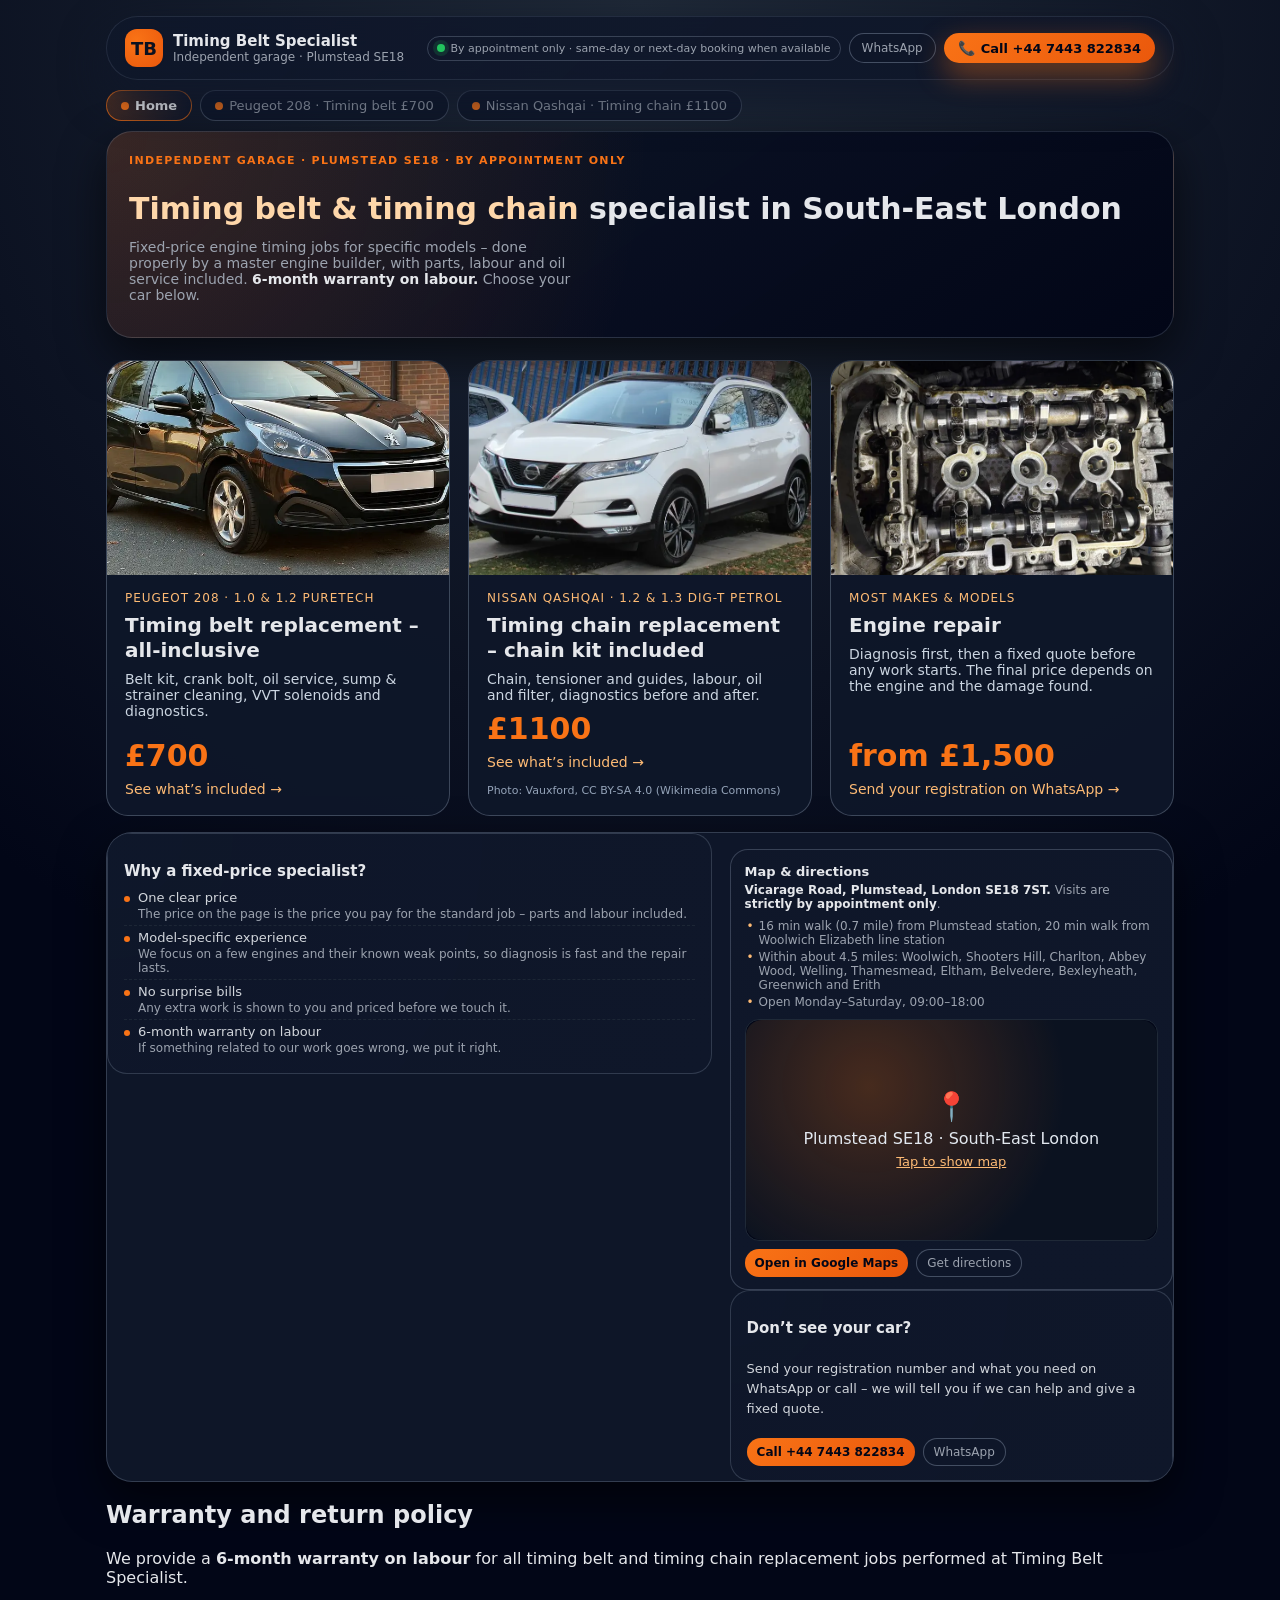
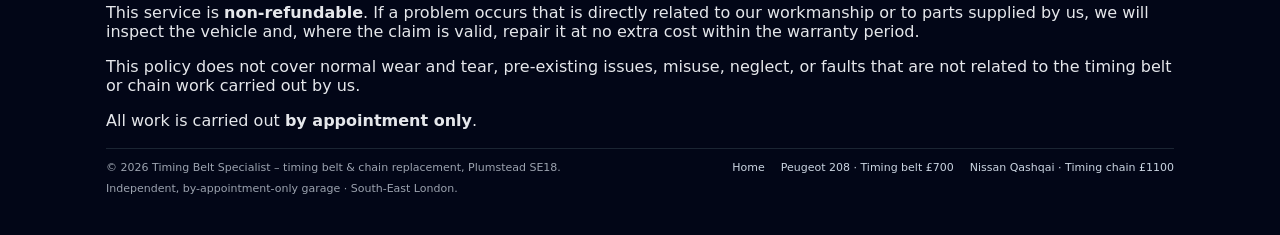
<file: index.html>
<!DOCTYPE html>
<html lang="en">
<head>
  <meta charset="UTF-8">
  <!-- Google tag (gtag.js) -->
<script>
  window.dataLayer = window.dataLayer || [];
  function gtag(){dataLayer.push(arguments);}
  gtag('js', new Date());

  gtag('config', 'AW-17773105542');
  gtag('config', 'G-L1YW1BWYSL');

  // Visits from AI assistants (ChatGPT, Perplexity, Gemini, Copilot, Claude...) -> GA4 event "ai_referral"
  var aiSource = (function () {
    var AI = /(^|\.)(chatgpt\.com|openai\.com|perplexity\.ai|claude\.ai|gemini\.google\.com|bard\.google\.com|copilot\.microsoft\.com|copilot\.cloud\.microsoft|you\.com|poe\.com|meta\.ai|deepseek\.com|grok\.com|mistral\.ai)$/i;
    var src = '';
    try {
      var utm = new URLSearchParams(location.search).get('utm_source') || '';
      var ref = document.referrer ? new URL(document.referrer).hostname : '';
      if (AI.test(utm)) src = utm.toLowerCase();
      else if (AI.test(ref)) src = ref.toLowerCase();
      if (src) sessionStorage.setItem('ai_source', src);
      else src = sessionStorage.getItem('ai_source') || '';
    } catch (err) {}
    return src;
  })();
  if (aiSource && !document.referrer.match(/timingbeltspecialist\.co\.uk/)) {
    gtag('event', 'ai_referral', { send_to: 'G-L1YW1BWYSL', ai_source: aiSource });
  }

  // Conversion only on phone / WhatsApp clicks (not on page view)
  document.addEventListener('click', function (e) {
    var a = e.target.closest && e.target.closest('a[href^="tel:"], a[href*="wa.me/"]');
    if (!a) return;
    gtag('event', 'conversion', {
      'send_to': 'AW-17773105542/rnKxCNnJycwbEIaj8JpC',
      'value': 1.0,
      'currency': 'GBP'
    });
    gtag('event', 'contact_click', {
      send_to: 'G-L1YW1BWYSL',
      method: a.href.indexOf('wa.me/') > -1 ? 'whatsapp' : 'phone',
      ai_source: aiSource || '(none)'
    });
  });
  // Load the Google tag library after the page has rendered (faster first paint)
  window.addEventListener('load', function () {
    setTimeout(function () {
      var s = document.createElement('script');
      s.async = true;
      s.src = 'https://www.googletagmanager.com/gtag/js?id=AW-17773105542';
      document.head.appendChild(s);
    }, 1500);
  });
</script>

  <title>Timing Belt Specialist | Belt &amp; Chain Replacement Plumstead SE18</title>
  <meta name="viewport" content="width=device-width, initial-scale=1.0">
  <meta name="google-site-verification" content="nZ12bT2FpVQL2WcB2jcQEPGG07lqzJ8wiZ8Dq6DLVIk" />
  <meta name="description" content="Fixed-price timing belt &amp; chain replacement in Plumstead, SE London. Peugeot 208 PureTech £700, Nissan Qashqai DIG-T £1100. By appointment.">
  <link rel="canonical" href="https://timingbeltspecialist.co.uk/">

  <meta property="og:title" content="Timing Belt Specialist | Belt &amp; Chain Replacement Plumstead SE18">
  <meta property="og:description" content="Fixed-price timing belt &amp; chain replacement in Plumstead, SE London. Peugeot 208 PureTech £700, Nissan Qashqai DIG-T £1100. By appointment.">
  <meta property="og:site_name" content="Timing Belt Specialist">
  <meta property="og:type" content="website">
  <meta property="og:url" content="https://timingbeltspecialist.co.uk/">
  <meta property="og:image" content="https://timingbeltspecialist.co.uk/images/peugeot-208-front.jpg">

  <script type="application/ld+json">
{
  "@context": "https://schema.org",
  "@type": "AutoRepair",
  "@id": "https://timingbeltspecialist.co.uk/#business",
  "name": "Timing Belt Specialist",
  "url": "https://timingbeltspecialist.co.uk/",
  "image": "https://timingbeltspecialist.co.uk/images/peugeot-208-front.jpg",
  "telephone": "+447443822834",
  "priceRange": "££",
  "address": {
    "@type": "PostalAddress",
    "streetAddress": "Vicarage Road, Plumstead",
    "addressLocality": "London",
    "postalCode": "SE18 7ST",
    "addressCountry": "GB"
  },
  "geo": {
    "@type": "GeoCoordinates",
    "latitude": 51.4838749,
    "longitude": 0.0773868
  },
  "hasMap": "https://maps.google.com/?cid=15946020205041556863",
  "sameAs": [
    "https://maps.google.com/?cid=15946020205041556863"
  ],
  "areaServed": ["Plumstead", "Woolwich", "Shooters Hill", "Charlton", "Abbey Wood", "Welling", "Thamesmead", "Eltham", "Belvedere", "Bexleyheath", "Greenwich", "Erith", "South-East London"],
  "openingHoursSpecification": [
    {
      "@type": "OpeningHoursSpecification",
      "dayOfWeek": [
        "Monday",
        "Tuesday",
        "Wednesday",
        "Thursday",
        "Friday",
        "Saturday"
      ],
      "opens": "09:00",
      "closes": "18:00"
    }
  ],
  "makesOffer": [
    {
      "@type": "Offer",
      "name": "Peugeot 208 PureTech timing belt replacement",
      "price": "700.00",
      "priceCurrency": "GBP",
      "url": "https://timingbeltspecialist.co.uk/peugeot-208-timing-belt/"
    },
    {
      "@type": "Offer",
      "name": "Nissan Qashqai 1.2/1.3 DIG-T timing chain replacement",
      "price": "1100.00",
      "priceCurrency": "GBP",
      "url": "https://timingbeltspecialist.co.uk/nissan-qashqai-timing-chain/"
    },
    {
      "@type": "Offer",
      "name": "Engine repair (price from, fixed quote after diagnosis)",
      "priceSpecification": {
        "@type": "PriceSpecification",
        "minPrice": "1500.00",
        "priceCurrency": "GBP"
      },
      "url": "https://timingbeltspecialist.co.uk/#engine-repair"
    }
  ]
}
  </script>

  <style>
:root {
--bg: #0f172a;
--bg-light: #111827;
--accent: #f97316;
--accent-soft: rgba(249, 115, 22, 0.1);
--text: #e5e7eb;
--muted: #9ca3af;
--card: #020617;
--border: #1f2937;
--radius: 10px;
--shadow: 0 18px 45px rgba(0, 0, 0, 0.6);
--max-width: 1100px;
}
* {
box-sizing: border-box;
}
body {
margin: 0;
font-family: system-ui, -apple-system, BlinkMacSystemFont, "Segoe UI", sans-serif;
background: radial-gradient(circle at top, #1f2937 0, #020617 55%);
color: var(--text);
-webkit-font-smoothing: antialiased;
}
a {
color: inherit;
text-decoration: none;
}
.page {
max-width: var(--max-width);
margin: 0 auto;
padding: 16px 16px 40px;
}
header {
display: flex;
flex-wrap: wrap;
align-items: center;
justify-content: space-between;
gap: 12px;
padding: 12px 18px;
margin-bottom: 8px;
background: linear-gradient(135deg, rgba(15,23,42,0.9), rgba(15,23,42,0.95));
border-radius: 999px;
border: 1px solid rgba(148,163,184,0.15);
box-shadow: 0 18px 45px rgba(15,23,42,0.9);
position: sticky;
top: 10px;
z-index: 20;
backdrop-filter: blur(18px);
}
.brand {
display: flex;
align-items: center;
gap: 10px;
}
.brand-logo {
width: 38px;
height: 38px;
border-radius: 12px;
background: radial-gradient(circle at 30% 30%, #f97316, #ea580c);
display: flex;
align-items: center;
justify-content: center;
font-weight: 800;
font-size: 18px;
color: #0b1120;
box-shadow: 0 0 0 2px rgba(15,23,42,0.8);
}
.brand-text {
line-height: 1.2;
}
.brand-name {
font-weight: 700;
font-size: 15px;
}
.brand-sub {
font-size: 12px;
color: var(--muted);
}
.header-cta {
display: flex;
align-items: center;
gap: 8px;
flex-wrap: wrap;
}
.pill {
padding: 5px 9px;
border-radius: 999px;
border: 1px solid rgba(148,163,184,0.3);
font-size: 11px;
color: var(--muted);
display: inline-flex;
align-items: center;
gap: 6px;
}
.pill-dot {
width: 8px;
height: 8px;
border-radius: 50%;
background: #22c55e;
box-shadow: 0 0 0 4px rgba(34,197,94,0.15);
}
.btn-primary {
display: inline-flex;
align-items: center;
justify-content: center;
gap: 6px;
padding: 7px 14px;
border-radius: 999px;
border: none;
font-weight: 600;
font-size: 13px;
background: linear-gradient(135deg, #f97316, #ea580c);
color: #020617;
cursor: pointer;
box-shadow: 0 12px 30px rgba(249,115,22,0.45);
white-space: nowrap;
}
.btn-primary span.icon {
font-size: 14px;
}
.btn-ghost {
border-radius: 999px;
border: 1px solid rgba(148,163,184,0.4);
padding: 7px 12px;
font-size: 12px;
background: rgba(15,23,42,0.9);
color: var(--muted);
display: inline-flex;
align-items: center;
gap: 6px;
cursor: pointer;
}
.btn-small {
padding: 6px 10px;
font-size: 12px;
box-shadow: none;
}
.model-nav {
margin-top: 10px;
margin-bottom: 10px;
display: flex;
flex-wrap: wrap;
gap: 8px;
}
.model-link {
padding: 7px 14px;
border-radius: 999px;
border: 1px solid rgba(148,163,184,0.35);
background: rgba(15,23,42,0.9);
font-size: 13px;
color: var(--muted);
display: inline-flex;
align-items: center;
gap: 6px;
}
.model-link.active {
border-color: rgba(249,115,22,0.7);
background: radial-gradient(circle at top left, rgba(249,115,22,0.25), rgba(15,23,42,1));
color: #f9fafb;
font-weight: 600;
}
.model-link .dot {
width: 8px;
height: 8px;
border-radius: 50%;
background: #f97316;
}
.model-link.disabled {
opacity: 0.6;
cursor: default;
pointer-events: none;
}
.model-link.disabled span.dot {
background: #6b7280;
}
.hero {
display: grid;
grid-template-columns: minmax(0, 3fr) minmax(0, 2.8fr);
gap: 22px;
margin-top: 10px;
margin-bottom: 22px;
}
.hero-main {
background: radial-gradient(circle at top left, rgba(249,115,22,0.18), transparent 50%),
linear-gradient(145deg, rgba(15,23,42,0.95), #020617);
border-radius: 26px;
padding: 22px 22px 20px;
border: 1px solid rgba(148,163,184,0.22);
box-shadow: var(--shadow);
position: relative;
overflow: hidden;
}
.hero-kicker {
font-size: 11px;
letter-spacing: 0.12em;
text-transform: uppercase;
color: #f97316;
font-weight: 600;
margin-bottom: 6px;
}
.hero-title {
font-size: clamp(24px, 3vw, 30px);
font-weight: 750;
line-height: 1.1;
margin-bottom: 10px;
}
.hero-title span.accent {
color: #fed7aa;
}
.hero-subtitle {
font-size: 14px;
color: var(--muted);
max-width: 460px;
}
.hero-subtitle strong {
color: #e5e7eb;
font-weight: 600;
}
.hero-price-card {
margin-top: 18px;
padding: 10px 12px;
border-radius: 18px;
background: radial-gradient(circle at top left, rgba(15,23,42,1), rgba(15,23,42,0.9));
border: 1px solid rgba(248,250,252,0.08);
display: flex;
flex-wrap: wrap;
align-items: center;
justify-content: space-between;
gap: 10px;
}
.hero-price-main {
display: flex;
align-items: baseline;
gap: 10px;
}
.price-label {
font-size: 11px;
text-transform: uppercase;
letter-spacing: 0.14em;
color: var(--muted);
}
.price-value {
font-size: 28px;
font-weight: 800;
color: #f97316;
}
.price-suffix {
font-size: 13px;
color: var(--muted);
}
.price-note {
font-size: 12px;
color: var(--muted);
}
.hero-links {
display: flex;
align-items: center;
gap: 8px;
flex-wrap: wrap;
}
.hero-links a {
font-size: 12px;
color: var(--muted);
text-decoration: underline;
text-decoration-style: dotted;
text-underline-offset: 2px;
}
.hero-included {
margin-top: 16px;
padding: 12px 14px;
border-radius: 18px;
background: radial-gradient(circle at top left, rgba(249,115,22,0.18), rgba(15,23,42,0.98));
border: 1px solid rgba(249,115,22,0.8);
box-shadow: 0 12px 35px rgba(249,115,22,0.35);
}
.hero-included-title {
font-size: 11px;
text-transform: uppercase;
letter-spacing: 0.13em;
color: #fed7aa;
margin-bottom: 6px;
font-weight: 600;
}
.hero-included-list {
list-style: none;
margin: 0;
padding: 0;
display: grid;
grid-template-columns: repeat(2, minmax(0, 1fr));
gap: 4px 14px;
font-size: 12px;
}
.hero-included-item {
display: flex;
align-items: flex-start;
gap: 6px;
color: #f9fafb;
}
.hero-dot {
width: 8px;
height: 8px;
border-radius: 50%;
margin-top: 4px;
background: #f97316;
box-shadow: 0 0 0 3px rgba(249,115,22,0.25);
flex-shrink: 0;
}
.hero-included-item span.text {
line-height: 1.35;
}
.hero-included-item span.text small {
display: block;
color: #e5e7eb;
opacity: 0.8;
font-size: 11px;
}
.hero-tagline {
margin-top: 14px;
font-size: 12px;
color: var(--muted);
display: flex;
flex-wrap: wrap;
gap: 12px;
align-items: center;
}
.hero-tagline strong {
color: #e5e7eb;
font-weight: 600;
}
.hero-badge {
padding: 4px 10px;
border-radius: 999px;
background: rgba(22,163,74,0.12);
border: 1px solid rgba(34,197,94,0.35);
font-size: 11px;
color: #bbf7d0;
display: inline-flex;
align-items: center;
gap: 6px;
}
.hero-badge-dot {
width: 7px;
height: 7px;
border-radius: 50%;
background: #22c55e;
}
.hero-badge-secondary {
padding: 4px 10px;
border-radius: 999px;
border: 1px solid rgba(249,115,22,0.6);
font-size: 11px;
color: #fed7aa;
background: rgba(249,115,22,0.08);
display: inline-flex;
align-items: center;
gap: 6px;
}
.hero-side {
display: flex;
flex-direction: column;
gap: 10px;
}
.car-card {
background: radial-gradient(circle at top, rgba(15,23,42,1), rgba(15,23,42,0.96));
border-radius: 26px;
padding: 12px 12px 14px;
border: 1px solid rgba(148,163,184,0.2);
box-shadow: var(--shadow);
overflow: hidden;
}
.car-image-wrap {
position: relative;
border-radius: 20px;
overflow: hidden;
background: #020617;
border: 1px solid rgba(148,163,184,0.35);
}
.car-image-wrap img {
display: block;
width: 100%;
height: auto;
object-fit: cover;
}
.car-tag {
position: absolute;
top: 10px;
left: 10px;
padding: 4px 10px;
border-radius: 999px;
background: rgba(15,23,42,0.85);
border: 1px solid rgba(148,163,184,0.4);
font-size: 11px;
color: var(--muted);
}
.car-engine-tag {
position: absolute;
bottom: 10px;
right: 10px;
padding: 4px 10px;
border-radius: 999px;
background: rgba(15,23,42,0.9);
border: 1px solid rgba(148,163,184,0.5);
font-size: 11px;
color: #e5e7eb;
}
.car-caption {
margin-top: 9px;
font-size: 11px;
color: var(--muted);
display: flex;
justify-content: space-between;
gap: 6px;
align-items: center;
}
.car-caption strong {
color: #e5e7eb;
}
.map-card {
margin-top: 16px;
padding: 14px 14px 12px;
border-radius: 18px;
background: radial-gradient(circle at top, rgba(15,23,42,0.98), rgba(15,23,42,1));
border: 1px solid rgba(148,163,184,0.3);
}
.map-title {
font-size: 13px;
font-weight: 650;
margin: 0 0 4px;
}
.map-sub {
font-size: 12px;
color: var(--muted);
margin: 0 0 8px;
}
.map-sub strong {
color: #e5e7eb;
}
.map-frame-wrap {
border-radius: 14px;
overflow: hidden;
border: 1px solid rgba(31,41,55,1);
background: #020617;
}
.map-frame {
width: 100%;
height: 220px;
border: 0;
}
.map-buttons {
display: flex;
flex-wrap: wrap;
gap: 8px;
margin-top: 8px;
}
.tabs {
margin-top: 16px;
background: rgba(15,23,42,0.96);
border-radius: 26px;
border: 1px solid rgba(148,163,184,0.28);
box-shadow: var(--shadow);
overflow: hidden;
}
.tab-content {
padding: 18px 18px 22px;
}
.tab-grid {
display: grid;
grid-template-columns: minmax(0, 3fr) minmax(0, 2.2fr);
gap: 18px;
}
.card {
background: radial-gradient(circle at top left, rgba(15,23,42,0.95), rgba(15,23,42,1));
border-radius: 20px;
border: 1px solid rgba(148,163,184,0.25);
padding: 16px 16px 14px;
}
.card + .card {
margin-top: 12px;
}
.card-title {
font-size: 15px;
font-weight: 650;
margin-bottom: 6px;
}
.card-sub {
font-size: 12px;
color: var(--muted);
margin-bottom: 8px;
}
.list {
list-style: none;
margin: 0;
padding: 0;
font-size: 13px;
}
.list li {
display: flex;
align-items: flex-start;
gap: 8px;
padding: 4px 0;
border-bottom: 1px dashed rgba(31,41,55,0.9);
}
.list li:last-child {
border-bottom: none;
}
.list-bullet {
width: 6px;
height: 6px;
border-radius: 50%;
background: #f97316;
margin-top: 6px;
flex-shrink: 0;
}
.list-text {
color: #d1d5db;
}
.list-text span.muted {
color: var(--muted);
font-size: 12px;
display: block;
margin-top: 2px;
}
.badge-row {
display: flex;
flex-wrap: wrap;
gap: 8px;
margin-top: 8px;
}
.badge {
padding: 4px 10px;
border-radius: 999px;
border: 1px solid rgba(148,163,184,0.4);
font-size: 11px;
color: var(--muted);
}
.badge.accent {
border-color: rgba(249,115,22,0.6);
color: #fed7aa;
background: rgba(249,115,22,0.08);
}
.muted {
color: var(--muted);
}
.para {
font-size: 13px;
color: #d1d5db;
line-height: 1.55;
margin: 6px 0 0;
}
.para strong {
color: #fde68a;
}
.two-col {
display: grid;
grid-template-columns: repeat(2, minmax(0, 1fr));
gap: 10px;
margin-top: 8px;
}
.note {
font-size: 12px;
color: var(--muted);
margin-top: 6px;
}
.contact-card {
display: flex;
flex-direction: column;
gap: 10px;
}
.contact-row {
display: flex;
flex-wrap: wrap;
gap: 8px;
}
.contact-item {
flex: 1 1 120px;
font-size: 13px;
color: #d1d5db;
}
.contact-item span.label {
display: block;
font-size: 11px;
text-transform: uppercase;
letter-spacing: 0.08em;
color: var(--muted);
margin-bottom: 2px;
}
.engine-gallery {
display: grid;
grid-template-columns: repeat(auto-fit, minmax(160px, 1fr));
gap: 10px;
margin-top: 8px;
}
.engine-gallery img {
width: 100%;
display: block;
border-radius: 12px;
border: 1px solid rgba(148,163,184,0.35);
}
footer {
margin-top: 18px;
padding-top: 12px;
border-top: 1px solid rgba(31,41,55,0.9);
font-size: 11px;
color: var(--muted);
display: flex;
flex-wrap: wrap;
justify-content: space-between;
gap: 8px;
}
@media (max-width: 900px) {
header {
border-radius: 18px;
}
.hero {
grid-template-columns: minmax(0, 1fr);
}
.hero-main {
order: 1;
}
.hero-side {
order: 2;
}
.tab-grid {
grid-template-columns: minmax(0, 1fr);
}
.hero-included-list {
grid-template-columns: minmax(0,1fr);
}
}
@media (max-width: 640px) {
.page {
padding: 10px 10px 24px;
}
header {
padding: 10px 12px;
}
.hero-title {
font-size: 22px;
}
.hero-price-card {
align-items: flex-start;
}
.brand-name {
font-size: 14px;
}
.brand-logo {
width: 32px;
height: 32px;
border-radius: 10px;
font-size: 16px;
}
.map-frame {
height: 200px;
}
}
.model-link.home { font-weight: 600; }
.offer-grid { display: grid; grid-template-columns: repeat(auto-fit, minmax(280px, 1fr)); gap: 18px; margin: 18px 0 8px; }
.offer-card { display: flex; flex-direction: column; border-radius: 22px; overflow: hidden; background: rgba(15,23,42,.92);
border: 1px solid rgba(148,163,184,.35); text-decoration: none; color: inherit; transition: transform .15s, border-color .15s; }
.offer-card:hover { transform: translateY(-2px); border-color: #f97316; }
.offer-card img { width: 100%; aspect-ratio: 16/10; object-fit: cover; display: block; }
.offer-body { padding: 16px 18px 18px; display: flex; flex-direction: column; gap: 8px; flex: 1; }
.offer-kicker { font-size: 12px; letter-spacing: .08em; text-transform: uppercase; color: #fdba74; }
.offer-title { font-size: 20px; font-weight: 700; line-height: 1.25; margin: 0; }
.offer-text { font-size: 14px; color: #cbd5e1; margin: 0; }
.offer-price { font-size: 30px; font-weight: 800; color: #f97316; margin-top: auto; }
.offer-cta { font-size: 14px; color: #fdba74; }
.credit { font-size: 11px; color: #94a3b8; margin-top: 6px; }
.credit a { color: #94a3b8; }
.faq details { border-top: 1px solid rgba(148,163,184,.2); padding: 10px 0; }
.faq summary { cursor: pointer; font-weight: 600; }
.faq p { margin: 8px 0 0; color: #cbd5e1; font-size: 14px; }
.footer-links { display: flex; flex-wrap: wrap; gap: 6px 16px; }
.footer-links a { color: #cbd5e1; }
.sticky-call { display: none; }
@media (max-width: 720px) {
.sticky-call { display: flex; position: fixed; left: 12px; right: 12px; bottom: 12px; z-index: 50; gap: 10px; }
.sticky-call a { flex: 1; text-align: center; justify-content: center; }
.sticky-call .btn-ghost { background: #0f172a; }
body { padding-bottom: 72px; }
}
.map-load { width: 100%; height: 220px; border: 0; border-radius: 16px; cursor: pointer; color: #e2e8f0; font: inherit;
display: flex; flex-direction: column; align-items: center; justify-content: center; gap: 6px;
background: radial-gradient(circle at 30% 30%, rgba(249,115,22,.25), transparent 60%), #0b1220; }
.map-load-pin { font-size: 28px; }
.map-load-cta { font-size: 13px; color: #fdba74; text-decoration: underline; }
img { height: auto; }
/* ---- location facts 2026-10-29 ---- */
.map-facts { list-style: none; margin: 0 0 10px; padding: 0; font-size: 12px; color: var(--muted); }
.map-facts li { position: relative; padding-left: 14px; margin: 3px 0; }
.map-facts li::before { content: "•"; position: absolute; left: 2px; color: #fdba74; }
/* anchors (#find-us, #engine-repair, #peugeot-symptoms) land below the sticky header */
html { scroll-padding-top: 160px; }
  </style>
</head>
<body>
  <div class="page">
    <header>
      <a class="brand" href="/" style="text-decoration:none;color:inherit">
        <div class="brand-logo">TB</div>
        <div class="brand-text">
          <div class="brand-name">Timing Belt Specialist</div>
          <div class="brand-sub">Independent garage · Plumstead SE18</div>
        </div>
      </a>
      <div class="header-cta">
        <div class="pill">
          <span class="pill-dot"></span>
          <span>By appointment only · same-day or next-day booking when available</span>
        </div>
        <a class="btn-ghost" href="https://wa.me/447443822834" target="_blank" rel="noopener">
          <span>WhatsApp</span>
        </a>
        <a class="btn-primary" href="tel:+447443822834">
          <span class="icon">📞</span>
          <span>Call +44 7443 822834</span>
        </a>
      </div>
    </header>

    <nav class="model-nav">
      <a class="model-link active home" href="/">
        <span class="dot"></span>
        <span>Home</span>
      </a>
      <a class="model-link" href="/peugeot-208-timing-belt/">
        <span class="dot"></span>
        <span>Peugeot 208 · Timing belt £700</span>
      </a>
      <a class="model-link" href="/nissan-qashqai-timing-chain/">
        <span class="dot"></span>
        <span>Nissan Qashqai · Timing chain £1100</span>
      </a>
    </nav>

    <section class="hero" style="grid-template-columns:1fr">
      <div class="hero-main">
        <div class="hero-kicker">Independent garage · Plumstead SE18 · by appointment only</div>
        <h1 class="hero-title">
          <span class="accent">Timing belt &amp; timing chain</span> specialist in South-East London
        </h1>
        <p class="hero-subtitle">
          Fixed-price engine timing jobs for specific models – done properly by a master engine builder, with parts, labour and
          oil service included. <strong>6-month warranty on labour.</strong> Choose your car below.
        </p>
      </div>
    </section>

    <section class="offer-grid">
      <a class="offer-card" href="/peugeot-208-timing-belt/">
        <img src="/images/peugeot-208-front.webp" width="640" height="640" alt="Peugeot 208 in South-East London" loading="lazy">
        <div class="offer-body">
          <div class="offer-kicker">Peugeot 208 · 1.0 &amp; 1.2 PureTech</div>
          <h2 class="offer-title">Timing belt replacement – all-inclusive</h2>
          <p class="offer-text">Belt kit, crank bolt, oil service, sump &amp; strainer cleaning, VVT solenoids and diagnostics.</p>
          <div class="offer-price">£700</div>
          <div class="offer-cta">See what’s included →</div>
        </div>
      </a>
      <a class="offer-card" href="/nissan-qashqai-timing-chain/">
        <img src="/images/nissan-qashqai-front.webp" width="800" height="476" alt="Nissan Qashqai J11" loading="lazy">
        <div class="offer-body">
          <div class="offer-kicker">Nissan Qashqai · 1.2 &amp; 1.3 DIG-T petrol</div>
          <h2 class="offer-title">Timing chain replacement – chain kit included</h2>
          <p class="offer-text">Chain, tensioner and guides, labour, oil and filter, diagnostics before and after.</p>
          <div class="offer-price">£1100</div>
          <div class="offer-cta">See what’s included →</div>
          <div class="credit">Photo: Vauxford, CC BY-SA 4.0 (Wikimedia Commons)</div>
        </div>
      </a>
      <a class="offer-card" id="engine-repair" href="https://wa.me/447443822834" target="_blank" rel="noopener">
        <img src="/images/peugeot-208-cams-1.webp" width="800" height="600" alt="Engine repair – cylinder head with camshafts during repair" loading="lazy">
        <div class="offer-body">
          <div class="offer-kicker">Most makes &amp; models</div>
          <h2 class="offer-title">Engine repair</h2>
          <p class="offer-text">Diagnosis first, then a fixed quote before any work starts. The final price depends on the engine and the damage found.</p>
          <div class="offer-price">from £1,500</div>
          <div class="offer-cta">Send your registration on WhatsApp →</div>
        </div>
      </a>
    </section>

    <section class="tabs">
      <div class="tab-body">
        <div class="tab-grid">
          <div>
            <article class="card">
              <h2 class="card-title">Why a fixed-price specialist?</h2>
              <ul class="list">
                  <li>
                    <div class="list-bullet"></div>
                    <div class="list-text">
                      One clear price
                      <span class="muted">The price on the page is the price you pay for the standard job – parts and labour included.</span>
                    </div>
                  </li>
                  <li>
                    <div class="list-bullet"></div>
                    <div class="list-text">
                      Model-specific experience
                      <span class="muted">We focus on a few engines and their known weak points, so diagnosis is fast and the repair lasts.</span>
                    </div>
                  </li>
                  <li>
                    <div class="list-bullet"></div>
                    <div class="list-text">
                      No surprise bills
                      <span class="muted">Any extra work is shown to you and priced before we touch it.</span>
                    </div>
                  </li>
                  <li>
                    <div class="list-bullet"></div>
                    <div class="list-text">
                      6-month warranty on labour
                      <span class="muted">If something related to our work goes wrong, we put it right.</span>
                    </div>
                  </li>
              </ul>
            </article>
          </div>
          <div>
        <!-- MAP & DIRECTIONS BLOCK -->
            <div class="map-card" id="find-us">
          <h2 class="map-title">Map &amp; directions</h2>
          <p class="map-sub">
            <strong>Vicarage Road, Plumstead, London SE18 7ST.</strong> Visits are <strong>strictly by appointment only</strong>.
          </p>
          <ul class="map-facts">
            <li>16 min walk (0.7 mile) from Plumstead station, 20 min walk from Woolwich Elizabeth line station</li>
            <li>Within about 4.5 miles: Woolwich, Shooters Hill, Charlton, Abbey Wood, Welling, Thamesmead, Eltham, Belvedere, Bexleyheath, Greenwich and Erith</li>
            <li>Open Monday–Saturday, 09:00–18:00</li>
          </ul>
          <div class="map-frame-wrap">
            <button type="button" class="map-load" data-src="https://www.google.com/maps/embed?pb=!1m10!1m8!1m3!1d261.1613810232722!2d0.07753754117992326!3d51.48386017857046!3m2!1i1024!2i768!4f13.1!5e0!3m2!1suk!2suk!4v1764617768667!5m2!1suk!2suk">
              <span class="map-load-pin">📍</span>
              <span>Plumstead SE18 · South-East London</span>
              <span class="map-load-cta">Tap to show map</span>
            </button>
          </div>
          <div class="map-buttons">
            <a class="btn-primary btn-small"
               href="https://maps.google.com/?cid=15946020205041556863"
               target="_blank" rel="noopener">
              Open in Google Maps
            </a>
            <a class="btn-ghost btn-small"
               href="https://www.google.com/maps/dir/?api=1&amp;destination=51.4838749%2C0.0773868"
               target="_blank" rel="noopener">
              Get directions
            </a>
          </div>
        </div>

            <article class="card contact-card">
              <h2 class="card-title">Don’t see your car?</h2>
              <p class="para">
                Send your registration number and what you need on WhatsApp or call – we will tell you if we can help and give a fixed quote.
              </p>
              <div class="map-buttons">
                <a class="btn-primary btn-small" href="tel:+447443822834">Call +44 7443 822834</a>
                <a class="btn-ghost btn-small" href="https://wa.me/447443822834" target="_blank" rel="noopener">WhatsApp</a>
              </div>
            </article>
          </div>
        </div>
      </div>
    </section>
    <section id="returns-policy" class="content-card">
     <h2>Warranty and return policy</h2>
     <p>
       We provide a <strong>6-month warranty on labour</strong> for all timing belt and
       timing chain replacement jobs performed at Timing Belt Specialist.
     </p>
     <p>
       This service is <strong>non-refundable</strong>. If a problem occurs that is
       directly related to our workmanship or to parts supplied by us, we will
       inspect the vehicle and, where the claim is valid, repair it at no extra
       cost within the warranty period.
     </p>
     <p>
       This policy does not cover normal wear and tear, pre-existing issues,
       misuse, neglect, or faults that are not related to the timing belt or chain work
       carried out by us.
     </p>
     <p>
       All work is carried out <strong>by appointment only</strong>.
     </p>
    </section>

    <footer>
      <div>© <span id="year"></span> Timing Belt Specialist – timing belt &amp; chain replacement, Plumstead SE18.</div>
      <div class="footer-links"><a href="/">Home</a> <a href="/peugeot-208-timing-belt/">Peugeot 208 · Timing belt £700</a> <a href="/nissan-qashqai-timing-chain/">Nissan Qashqai · Timing chain £1100</a></div>
      <div>Independent, by-appointment-only garage · South-East London.</div>
    </footer>
  </div>

  <div class="sticky-call">
    <a class="btn-primary" href="tel:+447443822834">📞 Call</a>
    <a class="btn-ghost" href="https://wa.me/447443822834" target="_blank" rel="noopener">WhatsApp</a>
  </div>

  <script>
    document.getElementById('year').textContent = new Date().getFullYear();
  </script>
  <script>
    document.querySelectorAll('.map-load').forEach(function (b) {
      b.addEventListener('click', function () {
        var f = document.createElement('iframe');
        f.className = 'map-frame';
        f.src = b.dataset.src;
        f.title = 'Map – Plumstead SE18, South-East London';
        f.loading = 'lazy';
        f.referrerPolicy = 'no-referrer-when-downgrade';
        f.allowFullscreen = true;
        b.replaceWith(f);
      });
    });
  </script>
</body>
</html>
</file>
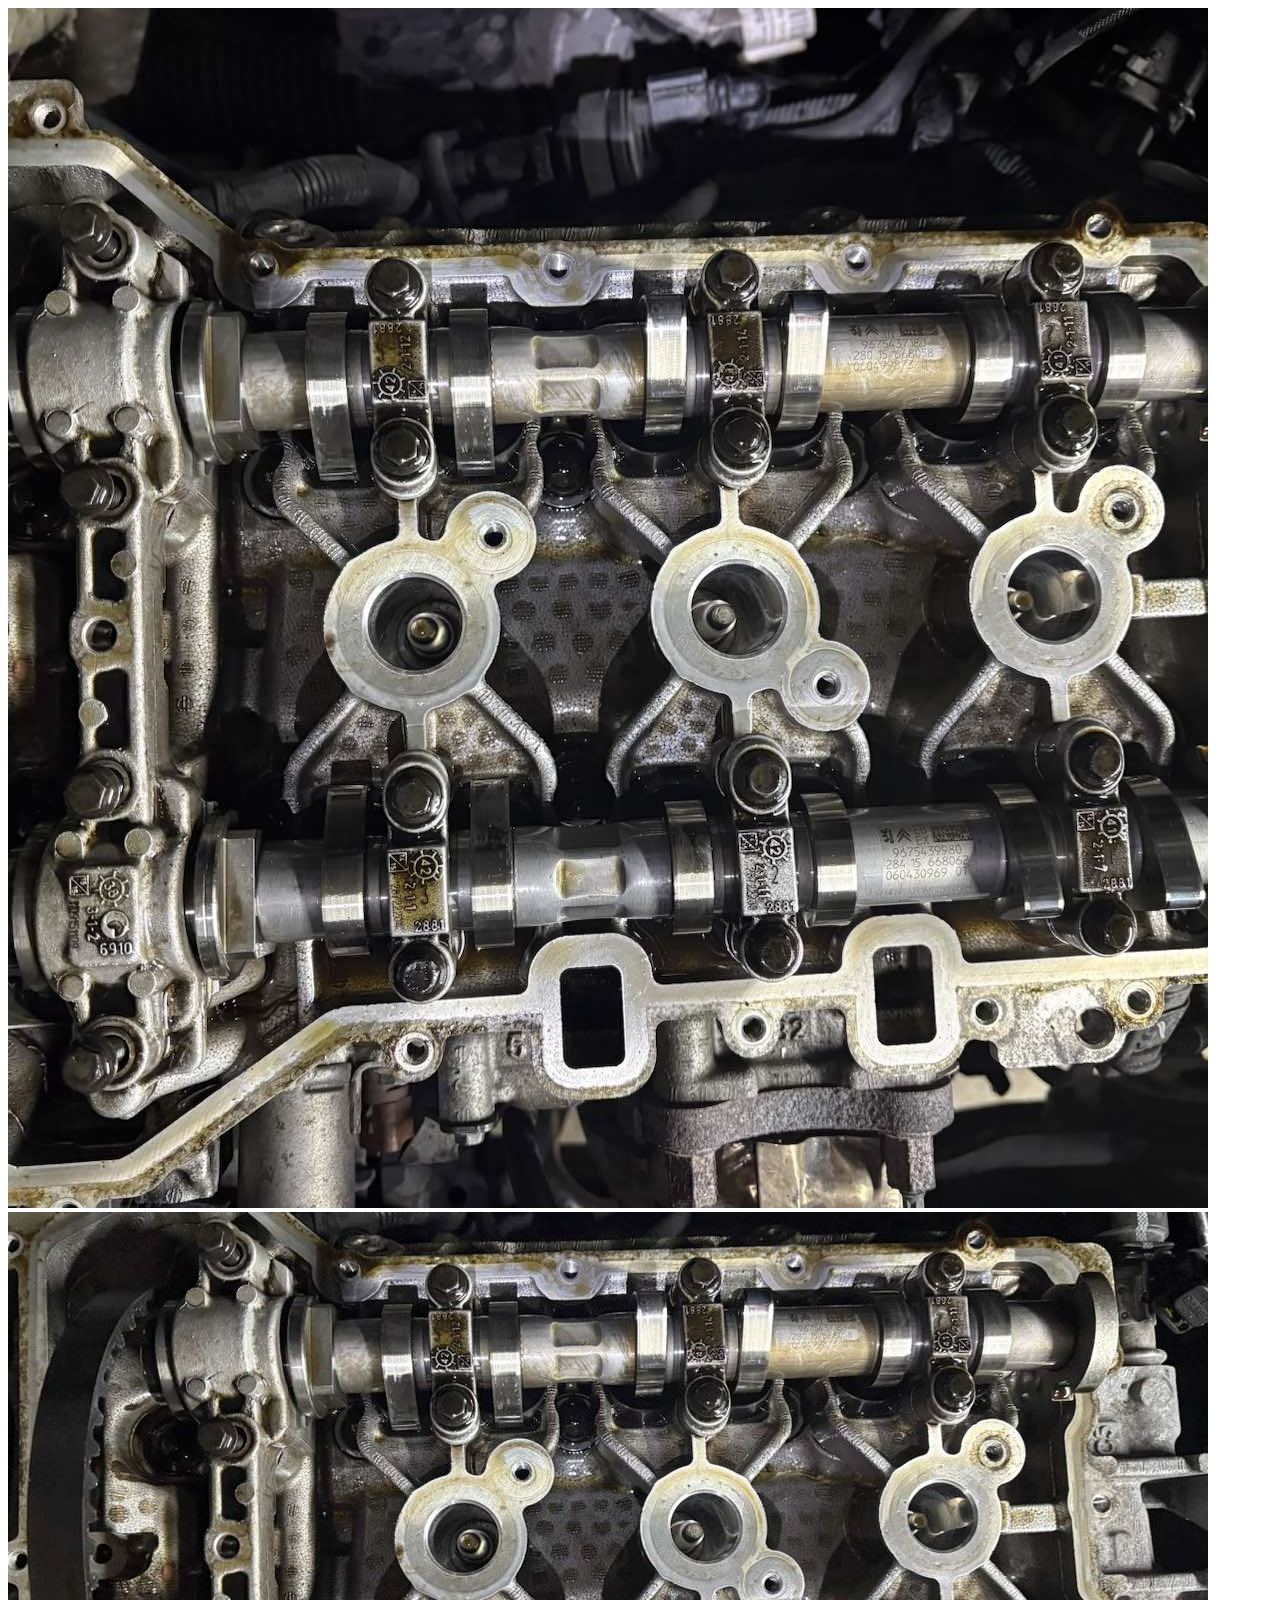
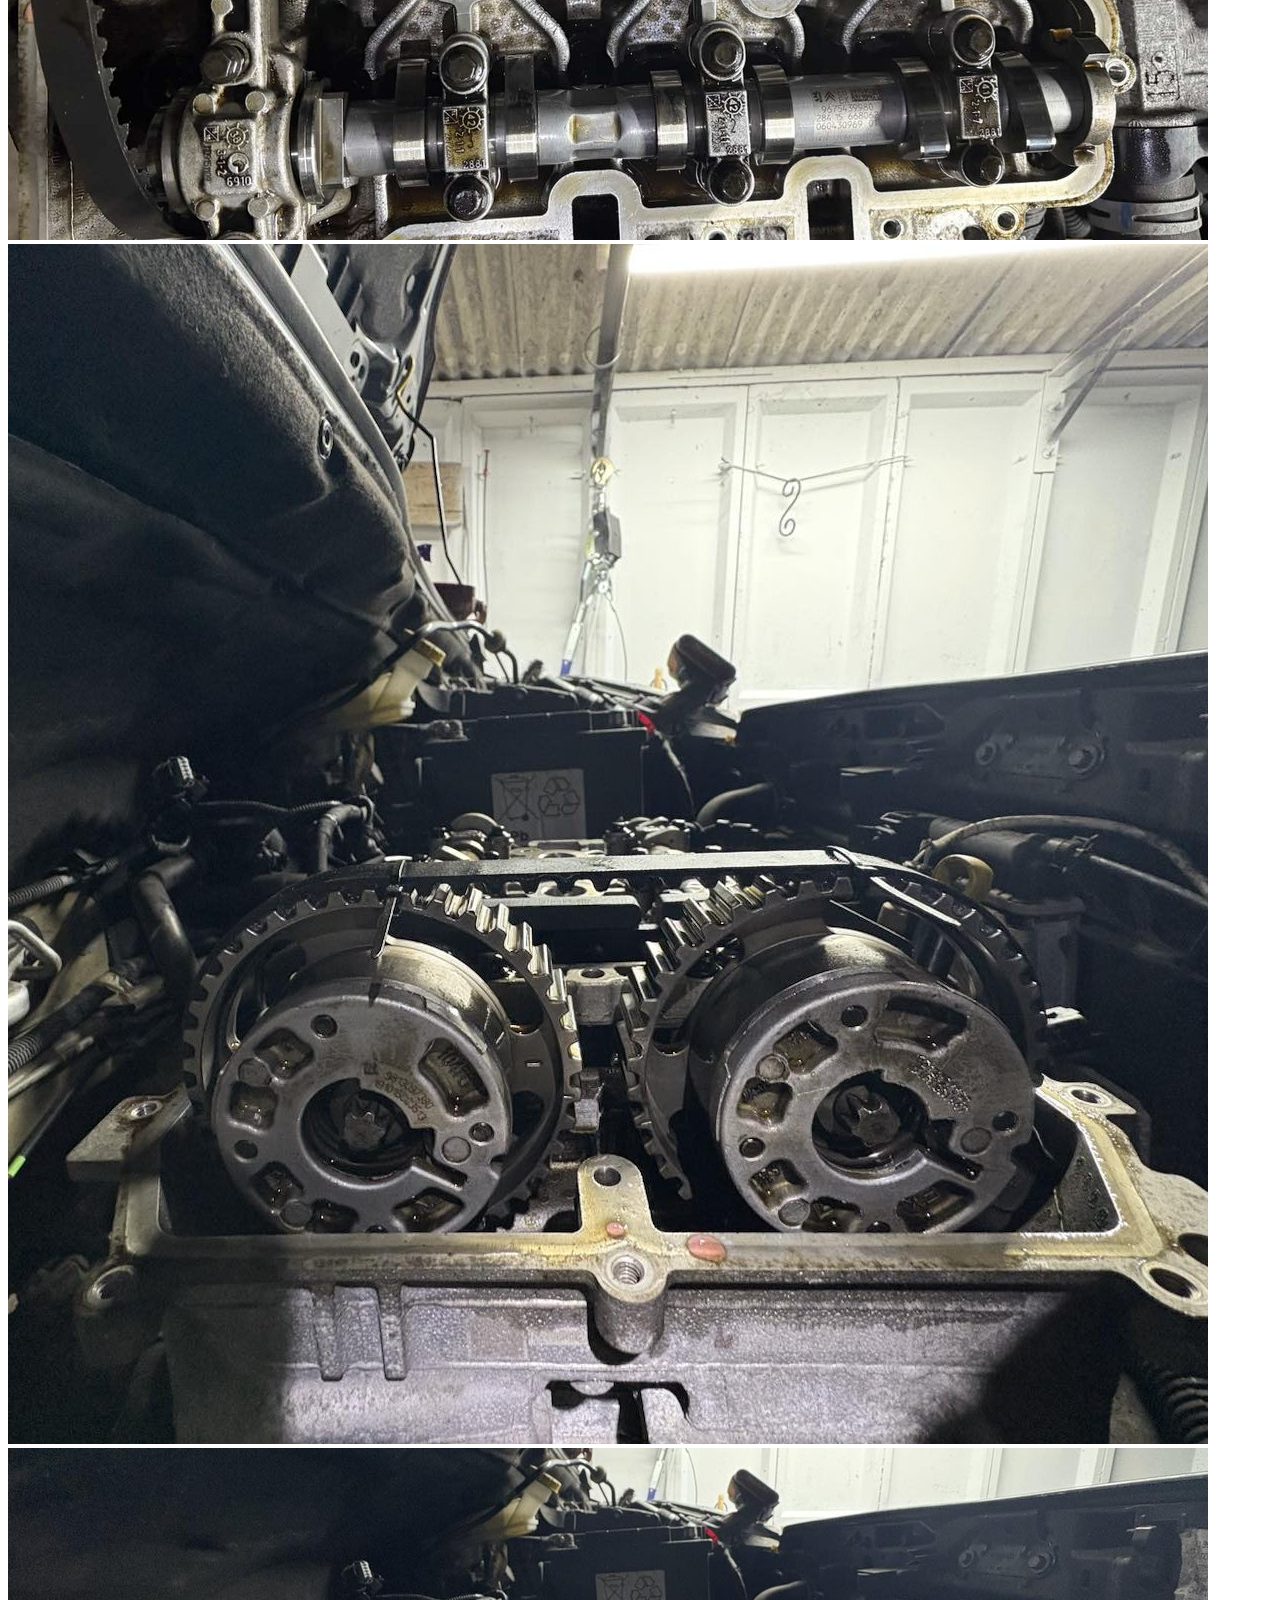
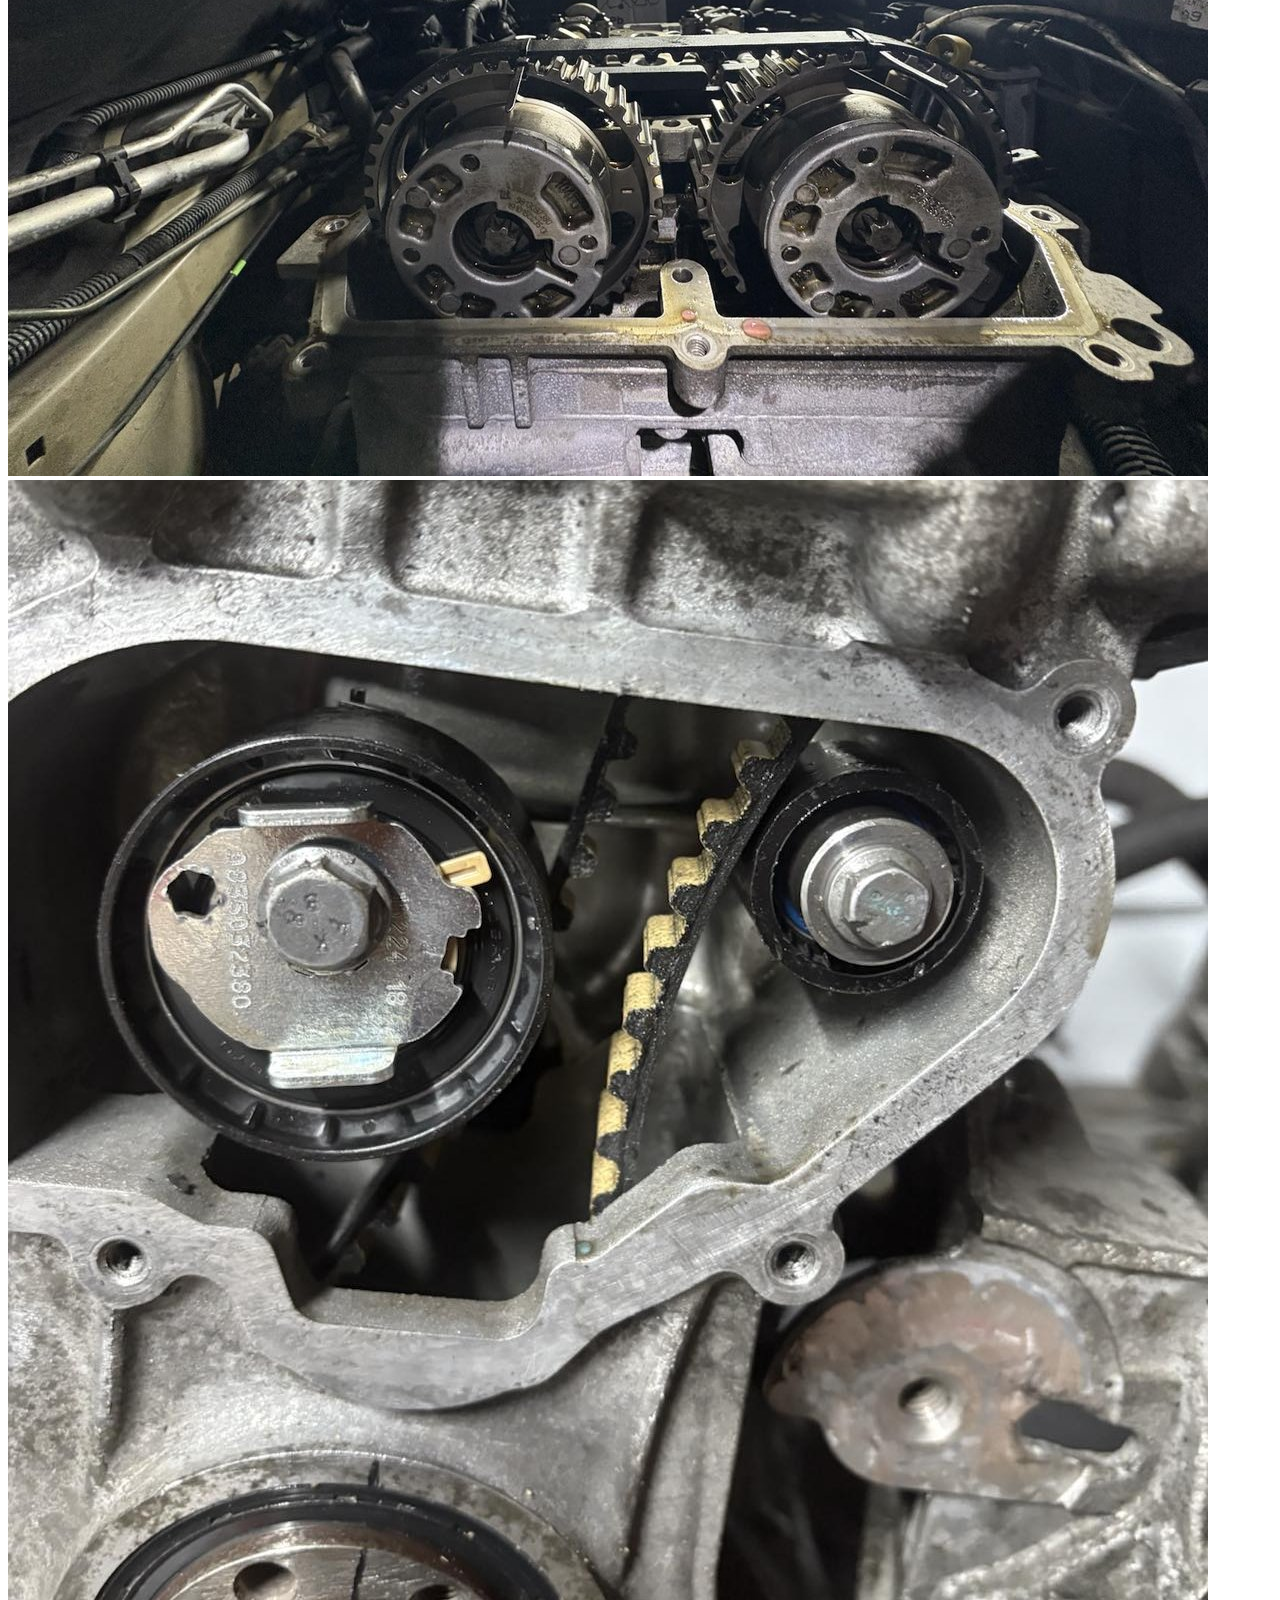
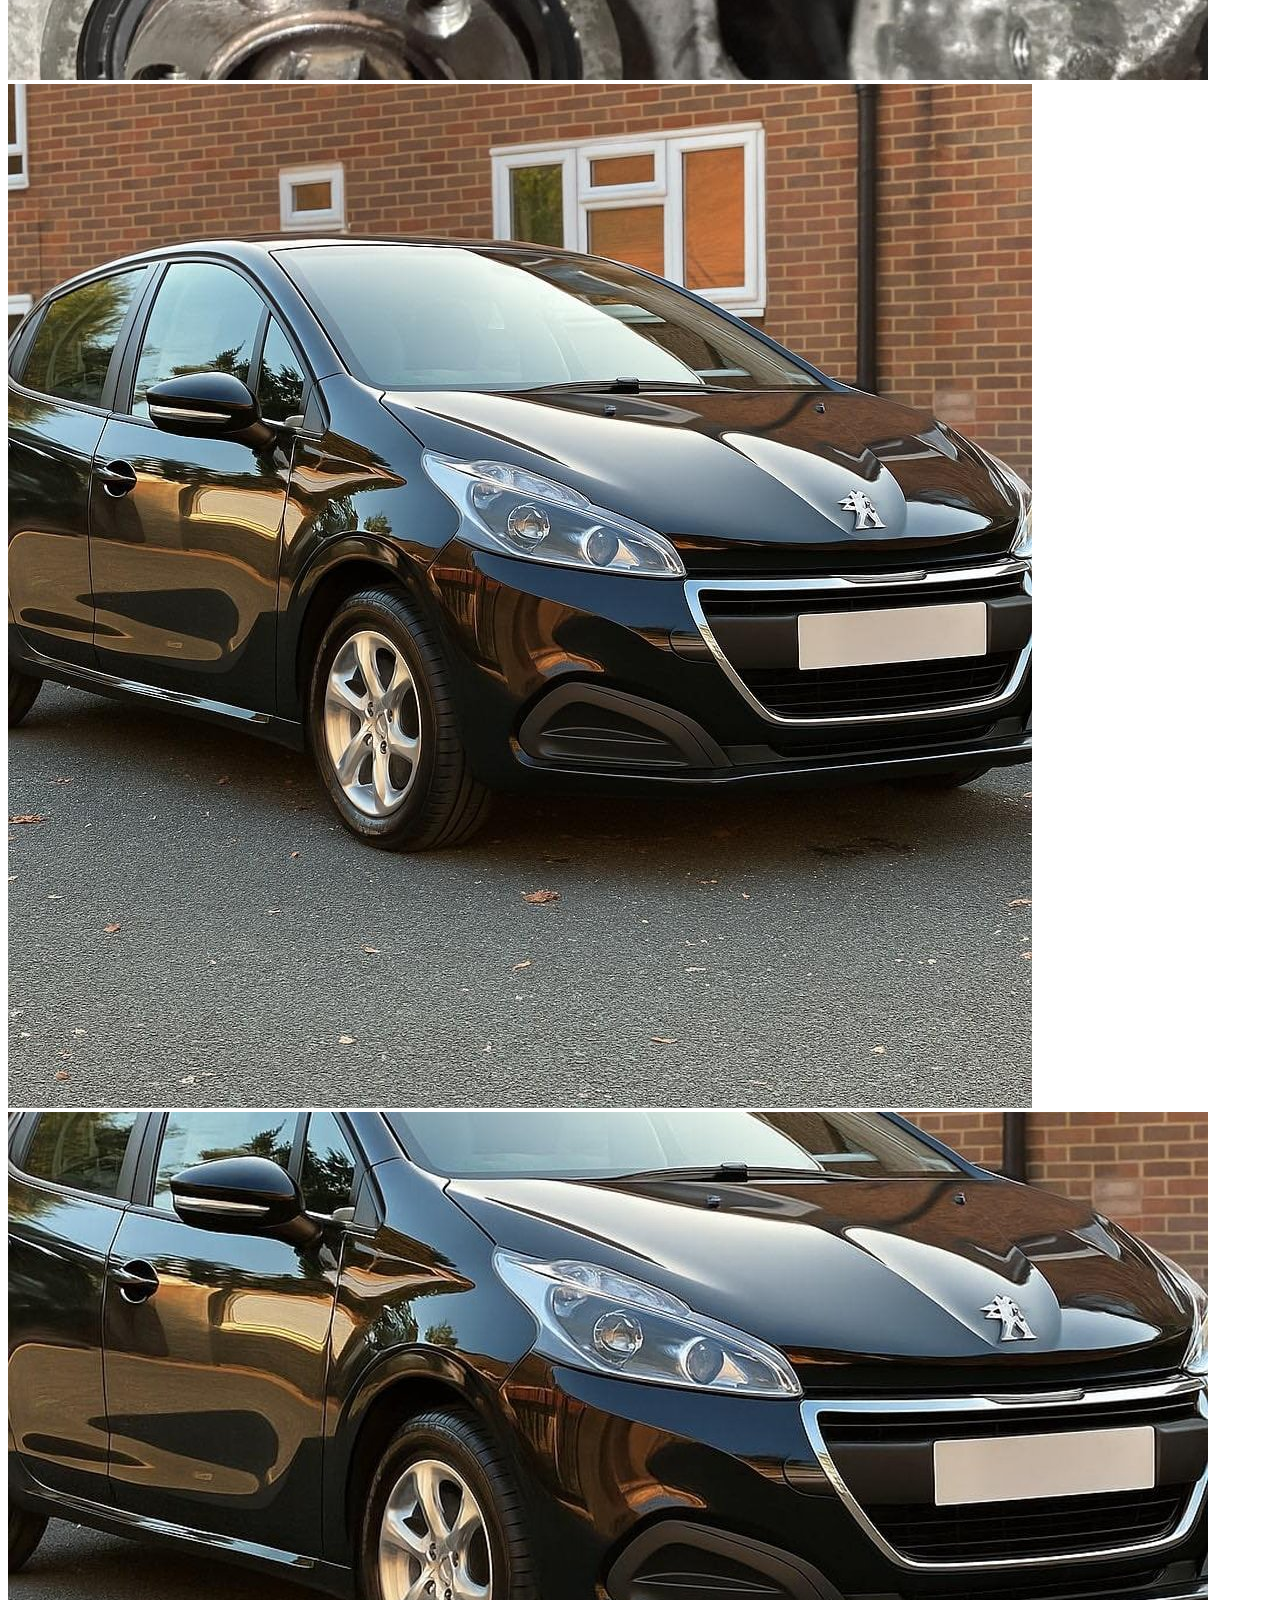
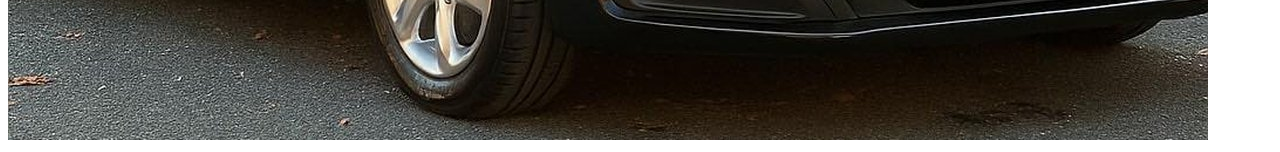
<file: ads-images/index.html>
<!doctype html>
<html lang="en"><head><meta charset="utf-8"><meta name="robots" content="noindex, nofollow"><title>Ad images</title></head>
<body>
<img src="puretech-camshafts-square.jpg" width="1200" height="1200" alt="Peugeot PureTech camshafts">
<img src="puretech-camshafts-landscape.jpg" width="1200" height="628" alt="Peugeot PureTech camshafts">
<img src="puretech-vvt-belt-square.jpg" width="1200" height="1200" alt="Peugeot PureTech VVT pulleys and timing belt">
<img src="puretech-vvt-belt-landscape.jpg" width="1200" height="628" alt="Peugeot PureTech VVT pulleys and timing belt">
<img src="puretech-wet-belt-square.jpg" width="1200" height="1200" alt="Peugeot PureTech wet timing belt and tensioner">
<img src="peugeot-208-square.jpg" width="1024" height="1024" alt="Peugeot 208">
<img src="peugeot-208-landscape.jpg" width="1200" height="628" alt="Peugeot 208">
</body></html>
</file>
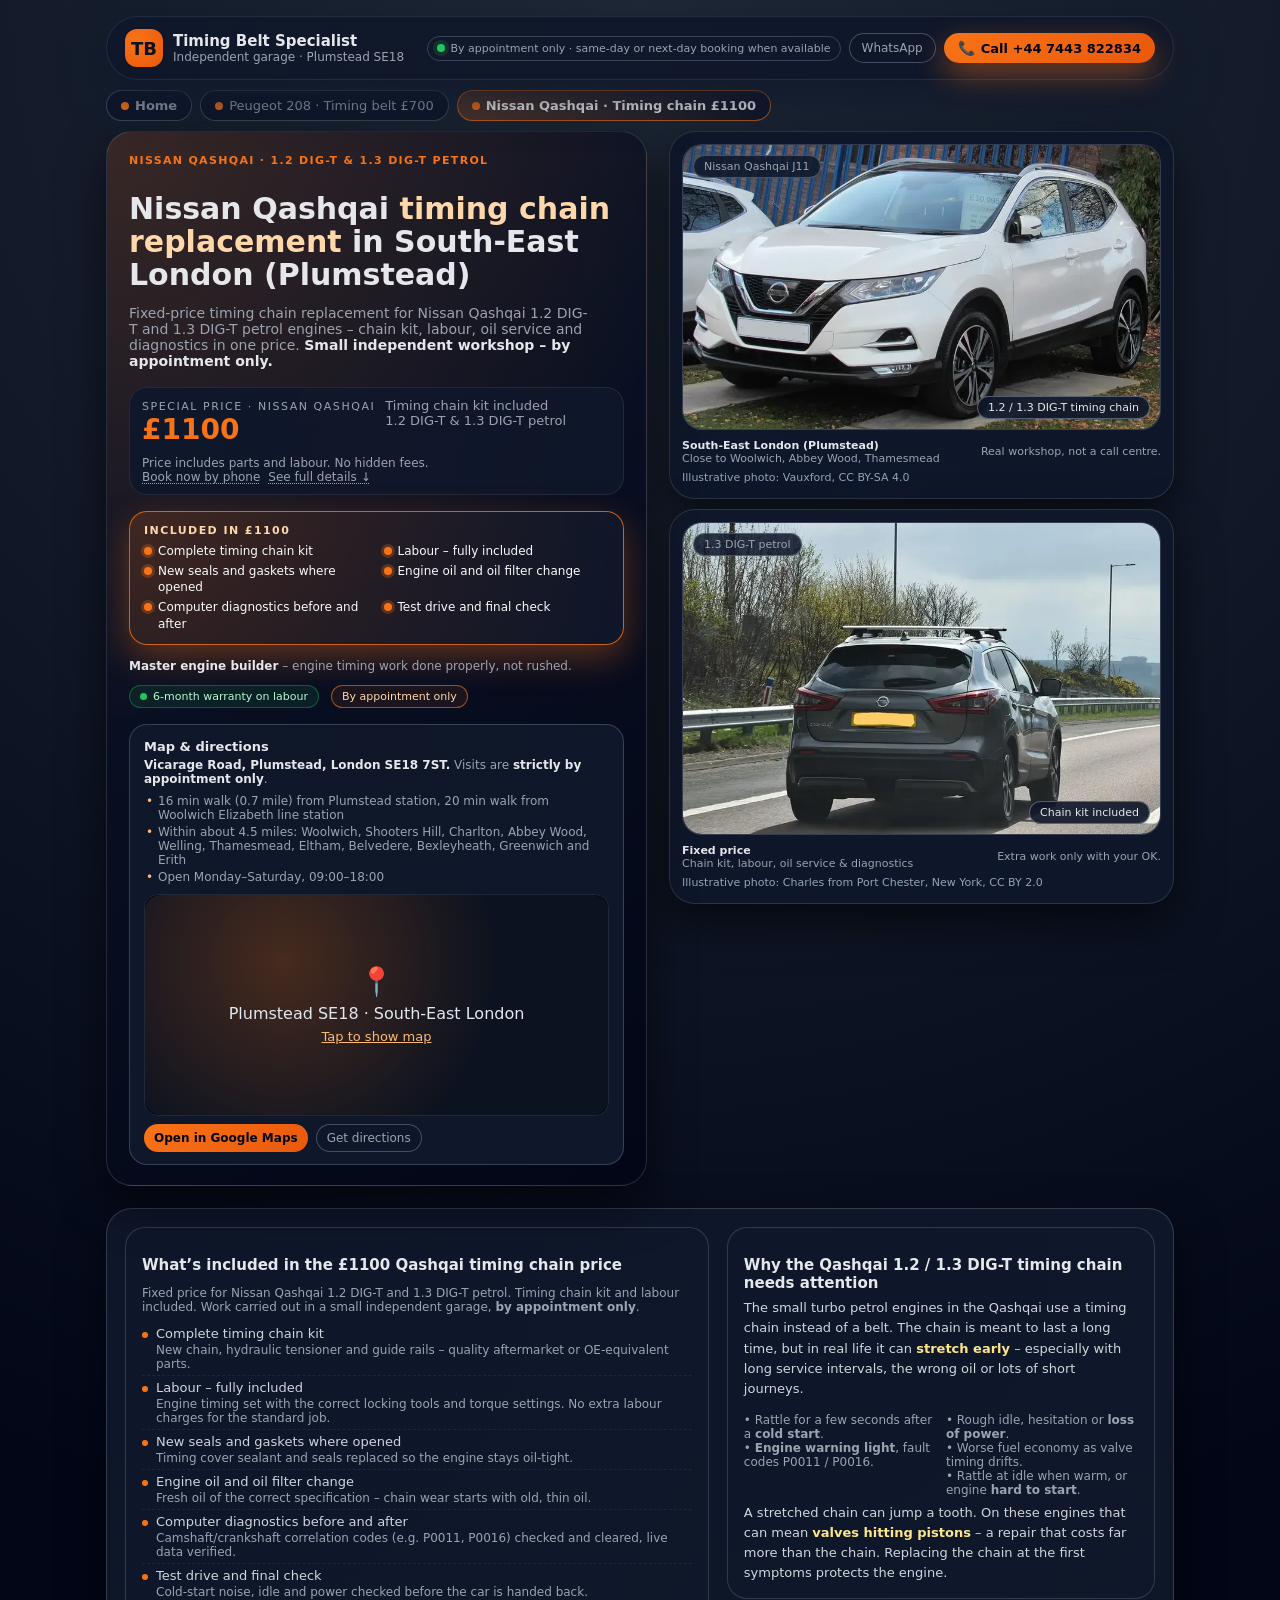
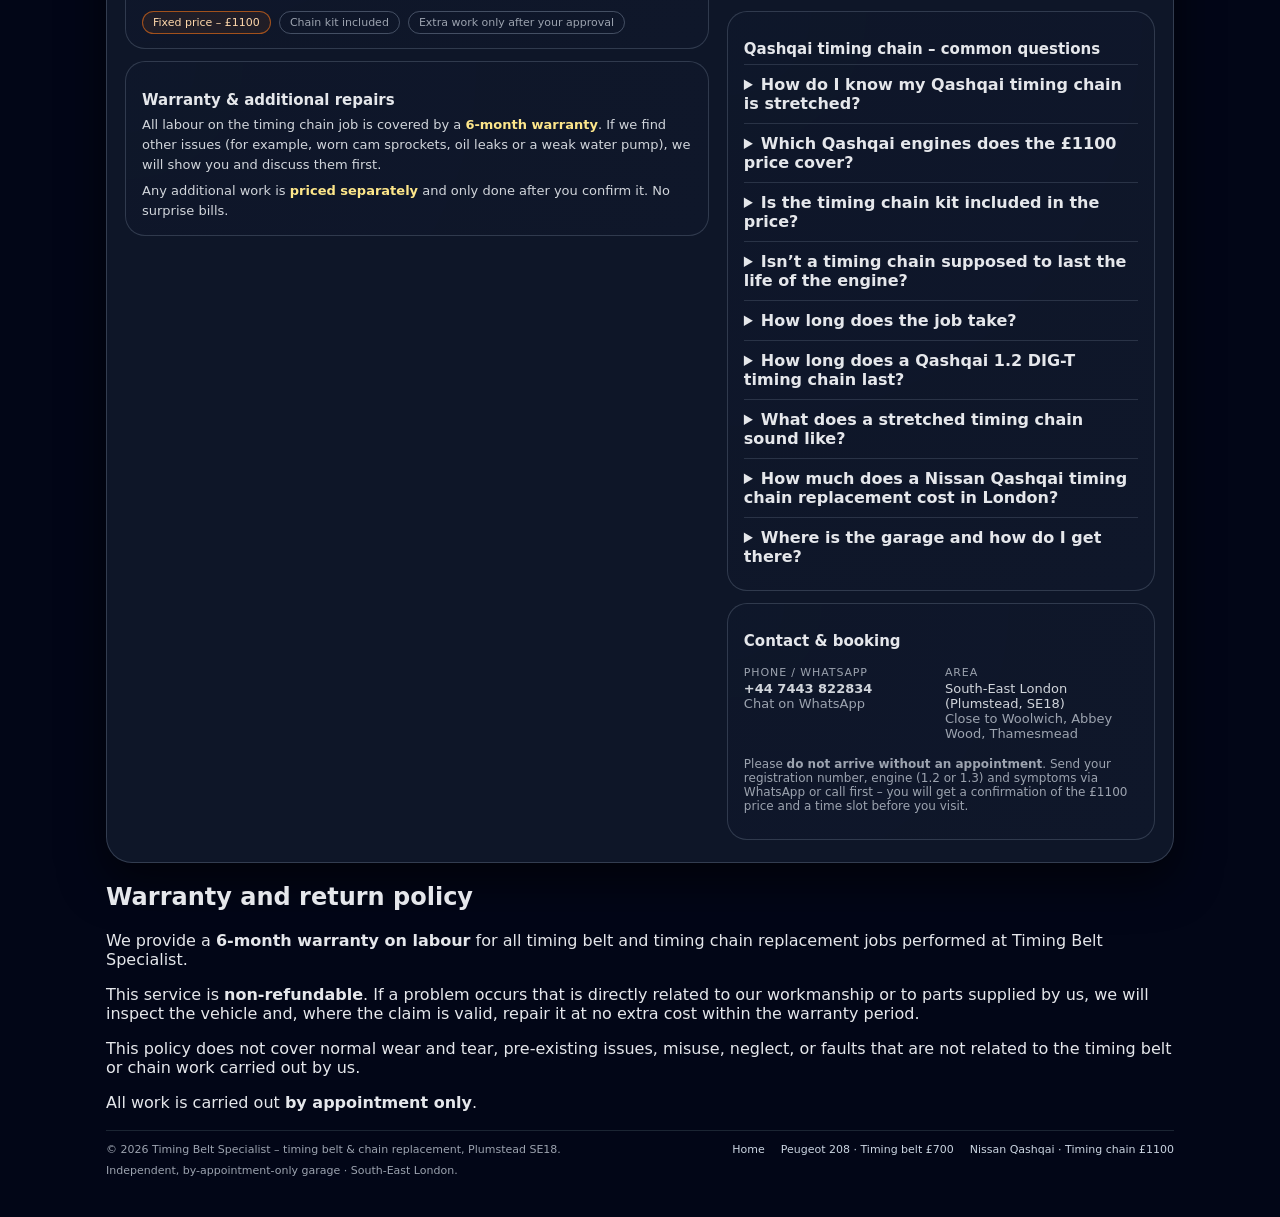
<file: nissan-qashqai-timing-chain/index.html>
<!DOCTYPE html>
<html lang="en">
<head>
  <meta charset="UTF-8">
  <!-- Google tag (gtag.js) -->
<script>
  window.dataLayer = window.dataLayer || [];
  function gtag(){dataLayer.push(arguments);}
  gtag('js', new Date());

  gtag('config', 'AW-17773105542');
  gtag('config', 'G-L1YW1BWYSL');

  // Visits from AI assistants (ChatGPT, Perplexity, Gemini, Copilot, Claude...) -> GA4 event "ai_referral"
  var aiSource = (function () {
    var AI = /(^|\.)(chatgpt\.com|openai\.com|perplexity\.ai|claude\.ai|gemini\.google\.com|bard\.google\.com|copilot\.microsoft\.com|copilot\.cloud\.microsoft|you\.com|poe\.com|meta\.ai|deepseek\.com|grok\.com|mistral\.ai)$/i;
    var src = '';
    try {
      var utm = new URLSearchParams(location.search).get('utm_source') || '';
      var ref = document.referrer ? new URL(document.referrer).hostname : '';
      if (AI.test(utm)) src = utm.toLowerCase();
      else if (AI.test(ref)) src = ref.toLowerCase();
      if (src) sessionStorage.setItem('ai_source', src);
      else src = sessionStorage.getItem('ai_source') || '';
    } catch (err) {}
    return src;
  })();
  if (aiSource && !document.referrer.match(/timingbeltspecialist\.co\.uk/)) {
    gtag('event', 'ai_referral', { send_to: 'G-L1YW1BWYSL', ai_source: aiSource });
  }

  // Conversion only on phone / WhatsApp clicks (not on page view)
  document.addEventListener('click', function (e) {
    var a = e.target.closest && e.target.closest('a[href^="tel:"], a[href*="wa.me/"]');
    if (!a) return;
    gtag('event', 'conversion', {
      'send_to': 'AW-17773105542/rnKxCNnJycwbEIaj8JpC',
      'value': 1.0,
      'currency': 'GBP'
    });
    gtag('event', 'contact_click', {
      send_to: 'G-L1YW1BWYSL',
      method: a.href.indexOf('wa.me/') > -1 ? 'whatsapp' : 'phone',
      ai_source: aiSource || '(none)'
    });
  });
  // Load the Google tag library after the page has rendered (faster first paint)
  window.addEventListener('load', function () {
    setTimeout(function () {
      var s = document.createElement('script');
      s.async = true;
      s.src = 'https://www.googletagmanager.com/gtag/js?id=AW-17773105542';
      document.head.appendChild(s);
    }, 1500);
  });
</script>

  <title>Qashqai Timing Chain Replacement £1100 | Plumstead</title>
  <meta name="viewport" content="width=device-width, initial-scale=1.0">
  <meta name="google-site-verification" content="nZ12bT2FpVQL2WcB2jcQEPGG07lqzJ8wiZ8Dq6DLVIk" />
  <meta name="description" content="Nissan Qashqai 1.2 &amp; 1.3 DIG-T timing chain replacement, £1100 with chain kit, oil service and diagnostics. 6-month warranty. Plumstead SE18.">
  <link rel="canonical" href="https://timingbeltspecialist.co.uk/nissan-qashqai-timing-chain/">

  <meta property="og:title" content="Qashqai Timing Chain Replacement £1100 | Plumstead">
  <meta property="og:description" content="Nissan Qashqai 1.2 &amp; 1.3 DIG-T timing chain replacement, £1100 with chain kit, oil service and diagnostics. 6-month warranty. Plumstead SE18.">
  <meta property="og:site_name" content="Timing Belt Specialist">
  <meta property="og:type" content="website">
  <meta property="og:url" content="https://timingbeltspecialist.co.uk/nissan-qashqai-timing-chain/">
  <meta property="og:image" content="https://timingbeltspecialist.co.uk/images/nissan-qashqai-front.webp" width="800" height="476">

  <script type="application/ld+json">
{
  "@context": "https://schema.org",
  "@graph": [
    {
      "@type": "WebSite",
      "name": "Timing Belt Specialist",
      "url": "https://timingbeltspecialist.co.uk/"
    },
    {
      "@type": "AutoRepair",
      "@id": "https://timingbeltspecialist.co.uk/#business",
      "name": "Timing Belt Specialist",
      "url": "https://timingbeltspecialist.co.uk/",
      "image": "https://timingbeltspecialist.co.uk/images/peugeot-208-front.jpg",
      "telephone": "+447443822834",
      "priceRange": "££",
      "address": {
        "@type": "PostalAddress",
        "streetAddress": "Vicarage Road, Plumstead",
        "addressLocality": "London",
        "postalCode": "SE18 7ST",
        "addressCountry": "GB"
      },
      "geo": {
        "@type": "GeoCoordinates",
        "latitude": 51.4838749,
        "longitude": 0.0773868
      },
      "hasMap": "https://maps.google.com/?cid=15946020205041556863",
      "sameAs": [
        "https://maps.google.com/?cid=15946020205041556863"
      ],
      "areaServed": ["Plumstead", "Woolwich", "Shooters Hill", "Charlton", "Abbey Wood", "Welling", "Thamesmead", "Eltham", "Belvedere", "Bexleyheath", "Greenwich", "Erith", "South-East London"],
      "openingHoursSpecification": [
        {
          "@type": "OpeningHoursSpecification",
          "dayOfWeek": [
            "Monday",
            "Tuesday",
            "Wednesday",
            "Thursday",
            "Friday",
            "Saturday"
          ],
          "opens": "09:00",
          "closes": "18:00"
        }
      ]
    },
    {
      "@type": "Service",
      "name": "Nissan Qashqai 1.2 DIG-T & 1.3 DIG-T timing chain replacement",
      "serviceType": "Timing chain replacement",
      "provider": {
        "@id": "https://timingbeltspecialist.co.uk/#business"
      },
      "areaServed": "South-East London",
      "offers": {
        "@type": "Offer",
        "price": "1100.00",
        "priceCurrency": "GBP",
        "url": "https://timingbeltspecialist.co.uk/nissan-qashqai-timing-chain/"
      }
    },
    {
      "@type": "FAQPage",
      "mainEntity": [
        {
          "@type": "Question",
          "name": "How do I know my Qashqai timing chain is stretched?",
          "acceptedAnswer": {
            "@type": "Answer",
            "text": "Typical signs are a rattle for a few seconds after a cold start, an engine warning light, camshaft/crankshaft correlation fault codes (P0011, P0016), rough idle or loss of power. Send us your registration and symptoms on WhatsApp and we will advise."
          }
        },
        {
          "@type": "Question",
          "name": "Which Qashqai engines does the £1100 price cover?",
          "acceptedAnswer": {
            "@type": "Answer",
            "text": "Nissan Qashqai J11 with the 1.2 DIG-T petrol (2014–2018) and the 1.3 DIG-T petrol that replaced it (2018 onwards). Other Nissan 1.2 / 1.3 DIG-T models – ask us for a quote."
          }
        },
        {
          "@type": "Question",
          "name": "Is the timing chain kit included in the price?",
          "acceptedAnswer": {
            "@type": "Answer",
            "text": "Yes. £1100 includes the timing chain kit, labour, oil and filter, and diagnostics. If we find extra worn parts (for example, cam sprockets or a leaking water pump), we show you and quote before doing anything."
          }
        },
        {
          "@type": "Question",
          "name": "Isn’t a timing chain supposed to last the life of the engine?",
          "acceptedAnswer": {
            "@type": "Answer",
            "text": "In theory, yes. In practice, the chains on these small turbo petrol engines can stretch early, especially with long oil-change intervals and lots of short trips. Replacing a stretched chain early is far cheaper than repairing a damaged engine."
          }
        },
        {
          "@type": "Question",
          "name": "How long does the job take?",
          "acceptedAnswer": {
            "@type": "Answer",
            "text": "Usually one working day. The car must be booked in advance – we work by appointment only."
          }
        },
        {
          "@type": "Question",
          "name": "How long does a Qashqai 1.2 DIG-T timing chain last?",
          "acceptedAnswer": {
            "@type": "Answer",
            "text": "Nissan does not give a fixed interval, but on the 1.2 DIG-T (HRA2DDT) stretched chains are commonly found from around 60,000–80,000 miles, sometimes earlier on cars with long oil-change intervals."
          }
        },
        {
          "@type": "Question",
          "name": "What does a stretched timing chain sound like?",
          "acceptedAnswer": {
            "@type": "Answer",
            "text": "A metallic rattle or ‘diesel-like’ clatter for a few seconds after a cold start, sometimes also at idle once warm. If the noise is getting longer or louder, have it checked soon."
          }
        },
        {
          "@type": "Question",
          "name": "How much does a Nissan Qashqai timing chain replacement cost in London?",
          "acceptedAnswer": {
            "@type": "Answer",
            "text": "At our garage in Plumstead, SE18 the fixed price is £1,100 including the timing chain kit, labour, oil and filter, and diagnostics."
          }
        },
        {
          "@type": "Question",
          "name": "Where is the garage and how do I get there?",
          "acceptedAnswer": {
            "@type": "Answer",
            "text": "We are on Vicarage Road, Plumstead, London SE18 7ST – a 16-minute walk from Plumstead station and 20 minutes from Woolwich Elizabeth line station. It is easy to reach from Woolwich, Abbey Wood, Thamesmead, Welling, Eltham, Charlton and Bexleyheath. Visits are by appointment only, so please message us on WhatsApp before coming."
          }
        }
      ]
    }
  ]
}
  </script>

  <style>
:root {
--bg: #0f172a;
--bg-light: #111827;
--accent: #f97316;
--accent-soft: rgba(249, 115, 22, 0.1);
--text: #e5e7eb;
--muted: #9ca3af;
--card: #020617;
--border: #1f2937;
--radius: 10px;
--shadow: 0 18px 45px rgba(0, 0, 0, 0.6);
--max-width: 1100px;
}
* {
box-sizing: border-box;
}
body {
margin: 0;
font-family: system-ui, -apple-system, BlinkMacSystemFont, "Segoe UI", sans-serif;
background: radial-gradient(circle at top, #1f2937 0, #020617 55%);
color: var(--text);
-webkit-font-smoothing: antialiased;
}
a {
color: inherit;
text-decoration: none;
}
.page {
max-width: var(--max-width);
margin: 0 auto;
padding: 16px 16px 40px;
}
header {
display: flex;
flex-wrap: wrap;
align-items: center;
justify-content: space-between;
gap: 12px;
padding: 12px 18px;
margin-bottom: 8px;
background: linear-gradient(135deg, rgba(15,23,42,0.9), rgba(15,23,42,0.95));
border-radius: 999px;
border: 1px solid rgba(148,163,184,0.15);
box-shadow: 0 18px 45px rgba(15,23,42,0.9);
position: sticky;
top: 10px;
z-index: 20;
backdrop-filter: blur(18px);
}
.brand {
display: flex;
align-items: center;
gap: 10px;
}
.brand-logo {
width: 38px;
height: 38px;
border-radius: 12px;
background: radial-gradient(circle at 30% 30%, #f97316, #ea580c);
display: flex;
align-items: center;
justify-content: center;
font-weight: 800;
font-size: 18px;
color: #0b1120;
box-shadow: 0 0 0 2px rgba(15,23,42,0.8);
}
.brand-text {
line-height: 1.2;
}
.brand-name {
font-weight: 700;
font-size: 15px;
}
.brand-sub {
font-size: 12px;
color: var(--muted);
}
.header-cta {
display: flex;
align-items: center;
gap: 8px;
flex-wrap: wrap;
}
.pill {
padding: 5px 9px;
border-radius: 999px;
border: 1px solid rgba(148,163,184,0.3);
font-size: 11px;
color: var(--muted);
display: inline-flex;
align-items: center;
gap: 6px;
}
.pill-dot {
width: 8px;
height: 8px;
border-radius: 50%;
background: #22c55e;
box-shadow: 0 0 0 4px rgba(34,197,94,0.15);
}
.btn-primary {
display: inline-flex;
align-items: center;
justify-content: center;
gap: 6px;
padding: 7px 14px;
border-radius: 999px;
border: none;
font-weight: 600;
font-size: 13px;
background: linear-gradient(135deg, #f97316, #ea580c);
color: #020617;
cursor: pointer;
box-shadow: 0 12px 30px rgba(249,115,22,0.45);
white-space: nowrap;
}
.btn-primary span.icon {
font-size: 14px;
}
.btn-ghost {
border-radius: 999px;
border: 1px solid rgba(148,163,184,0.4);
padding: 7px 12px;
font-size: 12px;
background: rgba(15,23,42,0.9);
color: var(--muted);
display: inline-flex;
align-items: center;
gap: 6px;
cursor: pointer;
}
.btn-small {
padding: 6px 10px;
font-size: 12px;
box-shadow: none;
}
.model-nav {
margin-top: 10px;
margin-bottom: 10px;
display: flex;
flex-wrap: wrap;
gap: 8px;
}
.model-link {
padding: 7px 14px;
border-radius: 999px;
border: 1px solid rgba(148,163,184,0.35);
background: rgba(15,23,42,0.9);
font-size: 13px;
color: var(--muted);
display: inline-flex;
align-items: center;
gap: 6px;
}
.model-link.active {
border-color: rgba(249,115,22,0.7);
background: radial-gradient(circle at top left, rgba(249,115,22,0.25), rgba(15,23,42,1));
color: #f9fafb;
font-weight: 600;
}
.model-link .dot {
width: 8px;
height: 8px;
border-radius: 50%;
background: #f97316;
}
.model-link.disabled {
opacity: 0.6;
cursor: default;
pointer-events: none;
}
.model-link.disabled span.dot {
background: #6b7280;
}
.hero {
display: grid;
grid-template-columns: minmax(0, 3fr) minmax(0, 2.8fr);
gap: 22px;
margin-top: 10px;
margin-bottom: 22px;
}
.hero-main {
background: radial-gradient(circle at top left, rgba(249,115,22,0.18), transparent 50%),
linear-gradient(145deg, rgba(15,23,42,0.95), #020617);
border-radius: 26px;
padding: 22px 22px 20px;
border: 1px solid rgba(148,163,184,0.22);
box-shadow: var(--shadow);
position: relative;
overflow: hidden;
}
.hero-kicker {
font-size: 11px;
letter-spacing: 0.12em;
text-transform: uppercase;
color: #f97316;
font-weight: 600;
margin-bottom: 6px;
}
.hero-title {
font-size: clamp(24px, 3vw, 30px);
font-weight: 750;
line-height: 1.1;
margin-bottom: 10px;
}
.hero-title span.accent {
color: #fed7aa;
}
.hero-subtitle {
font-size: 14px;
color: var(--muted);
max-width: 460px;
}
.hero-subtitle strong {
color: #e5e7eb;
font-weight: 600;
}
.hero-price-card {
margin-top: 18px;
padding: 10px 12px;
border-radius: 18px;
background: radial-gradient(circle at top left, rgba(15,23,42,1), rgba(15,23,42,0.9));
border: 1px solid rgba(248,250,252,0.08);
display: flex;
flex-wrap: wrap;
align-items: center;
justify-content: space-between;
gap: 10px;
}
.hero-price-main {
display: flex;
align-items: baseline;
gap: 10px;
}
.price-label {
font-size: 11px;
text-transform: uppercase;
letter-spacing: 0.14em;
color: var(--muted);
}
.price-value {
font-size: 28px;
font-weight: 800;
color: #f97316;
}
.price-suffix {
font-size: 13px;
color: var(--muted);
}
.price-note {
font-size: 12px;
color: var(--muted);
}
.hero-links {
display: flex;
align-items: center;
gap: 8px;
flex-wrap: wrap;
}
.hero-links a {
font-size: 12px;
color: var(--muted);
text-decoration: underline;
text-decoration-style: dotted;
text-underline-offset: 2px;
}
.hero-included {
margin-top: 16px;
padding: 12px 14px;
border-radius: 18px;
background: radial-gradient(circle at top left, rgba(249,115,22,0.18), rgba(15,23,42,0.98));
border: 1px solid rgba(249,115,22,0.8);
box-shadow: 0 12px 35px rgba(249,115,22,0.35);
}
.hero-included-title {
font-size: 11px;
text-transform: uppercase;
letter-spacing: 0.13em;
color: #fed7aa;
margin-bottom: 6px;
font-weight: 600;
}
.hero-included-list {
list-style: none;
margin: 0;
padding: 0;
display: grid;
grid-template-columns: repeat(2, minmax(0, 1fr));
gap: 4px 14px;
font-size: 12px;
}
.hero-included-item {
display: flex;
align-items: flex-start;
gap: 6px;
color: #f9fafb;
}
.hero-dot {
width: 8px;
height: 8px;
border-radius: 50%;
margin-top: 4px;
background: #f97316;
box-shadow: 0 0 0 3px rgba(249,115,22,0.25);
flex-shrink: 0;
}
.hero-included-item span.text {
line-height: 1.35;
}
.hero-included-item span.text small {
display: block;
color: #e5e7eb;
opacity: 0.8;
font-size: 11px;
}
.hero-tagline {
margin-top: 14px;
font-size: 12px;
color: var(--muted);
display: flex;
flex-wrap: wrap;
gap: 12px;
align-items: center;
}
.hero-tagline strong {
color: #e5e7eb;
font-weight: 600;
}
.hero-badge {
padding: 4px 10px;
border-radius: 999px;
background: rgba(22,163,74,0.12);
border: 1px solid rgba(34,197,94,0.35);
font-size: 11px;
color: #bbf7d0;
display: inline-flex;
align-items: center;
gap: 6px;
}
.hero-badge-dot {
width: 7px;
height: 7px;
border-radius: 50%;
background: #22c55e;
}
.hero-badge-secondary {
padding: 4px 10px;
border-radius: 999px;
border: 1px solid rgba(249,115,22,0.6);
font-size: 11px;
color: #fed7aa;
background: rgba(249,115,22,0.08);
display: inline-flex;
align-items: center;
gap: 6px;
}
.hero-side {
display: flex;
flex-direction: column;
gap: 10px;
}
.car-card {
background: radial-gradient(circle at top, rgba(15,23,42,1), rgba(15,23,42,0.96));
border-radius: 26px;
padding: 12px 12px 14px;
border: 1px solid rgba(148,163,184,0.2);
box-shadow: var(--shadow);
overflow: hidden;
}
.car-image-wrap {
position: relative;
border-radius: 20px;
overflow: hidden;
background: #020617;
border: 1px solid rgba(148,163,184,0.35);
}
.car-image-wrap img {
display: block;
width: 100%;
height: auto;
object-fit: cover;
}
.car-tag {
position: absolute;
top: 10px;
left: 10px;
padding: 4px 10px;
border-radius: 999px;
background: rgba(15,23,42,0.85);
border: 1px solid rgba(148,163,184,0.4);
font-size: 11px;
color: var(--muted);
}
.car-engine-tag {
position: absolute;
bottom: 10px;
right: 10px;
padding: 4px 10px;
border-radius: 999px;
background: rgba(15,23,42,0.9);
border: 1px solid rgba(148,163,184,0.5);
font-size: 11px;
color: #e5e7eb;
}
.car-caption {
margin-top: 9px;
font-size: 11px;
color: var(--muted);
display: flex;
justify-content: space-between;
gap: 6px;
align-items: center;
}
.car-caption strong {
color: #e5e7eb;
}
.map-card {
margin-top: 16px;
padding: 14px 14px 12px;
border-radius: 18px;
background: radial-gradient(circle at top, rgba(15,23,42,0.98), rgba(15,23,42,1));
border: 1px solid rgba(148,163,184,0.3);
}
.map-title {
font-size: 13px;
font-weight: 650;
margin: 0 0 4px;
}
.map-sub {
font-size: 12px;
color: var(--muted);
margin: 0 0 8px;
}
.map-sub strong {
color: #e5e7eb;
}
.map-frame-wrap {
border-radius: 14px;
overflow: hidden;
border: 1px solid rgba(31,41,55,1);
background: #020617;
}
.map-frame {
width: 100%;
height: 220px;
border: 0;
}
.map-buttons {
display: flex;
flex-wrap: wrap;
gap: 8px;
margin-top: 8px;
}
.tabs {
margin-top: 16px;
background: rgba(15,23,42,0.96);
border-radius: 26px;
border: 1px solid rgba(148,163,184,0.28);
box-shadow: var(--shadow);
overflow: hidden;
}
.tab-content {
padding: 18px 18px 22px;
}
.tab-grid {
display: grid;
grid-template-columns: minmax(0, 3fr) minmax(0, 2.2fr);
gap: 18px;
}
.card {
background: radial-gradient(circle at top left, rgba(15,23,42,0.95), rgba(15,23,42,1));
border-radius: 20px;
border: 1px solid rgba(148,163,184,0.25);
padding: 16px 16px 14px;
}
.card + .card {
margin-top: 12px;
}
.card-title {
font-size: 15px;
font-weight: 650;
margin-bottom: 6px;
}
.card-sub {
font-size: 12px;
color: var(--muted);
margin-bottom: 8px;
}
.list {
list-style: none;
margin: 0;
padding: 0;
font-size: 13px;
}
.list li {
display: flex;
align-items: flex-start;
gap: 8px;
padding: 4px 0;
border-bottom: 1px dashed rgba(31,41,55,0.9);
}
.list li:last-child {
border-bottom: none;
}
.list-bullet {
width: 6px;
height: 6px;
border-radius: 50%;
background: #f97316;
margin-top: 6px;
flex-shrink: 0;
}
.list-text {
color: #d1d5db;
}
.list-text span.muted {
color: var(--muted);
font-size: 12px;
display: block;
margin-top: 2px;
}
.badge-row {
display: flex;
flex-wrap: wrap;
gap: 8px;
margin-top: 8px;
}
.badge {
padding: 4px 10px;
border-radius: 999px;
border: 1px solid rgba(148,163,184,0.4);
font-size: 11px;
color: var(--muted);
}
.badge.accent {
border-color: rgba(249,115,22,0.6);
color: #fed7aa;
background: rgba(249,115,22,0.08);
}
.muted {
color: var(--muted);
}
.para {
font-size: 13px;
color: #d1d5db;
line-height: 1.55;
margin: 6px 0 0;
}
.para strong {
color: #fde68a;
}
.two-col {
display: grid;
grid-template-columns: repeat(2, minmax(0, 1fr));
gap: 10px;
margin-top: 8px;
}
.note {
font-size: 12px;
color: var(--muted);
margin-top: 6px;
}
.contact-card {
display: flex;
flex-direction: column;
gap: 10px;
}
.contact-row {
display: flex;
flex-wrap: wrap;
gap: 8px;
}
.contact-item {
flex: 1 1 120px;
font-size: 13px;
color: #d1d5db;
}
.contact-item span.label {
display: block;
font-size: 11px;
text-transform: uppercase;
letter-spacing: 0.08em;
color: var(--muted);
margin-bottom: 2px;
}
.engine-gallery {
display: grid;
grid-template-columns: repeat(auto-fit, minmax(160px, 1fr));
gap: 10px;
margin-top: 8px;
}
.engine-gallery img {
width: 100%;
display: block;
border-radius: 12px;
border: 1px solid rgba(148,163,184,0.35);
}
footer {
margin-top: 18px;
padding-top: 12px;
border-top: 1px solid rgba(31,41,55,0.9);
font-size: 11px;
color: var(--muted);
display: flex;
flex-wrap: wrap;
justify-content: space-between;
gap: 8px;
}
@media (max-width: 900px) {
header {
border-radius: 18px;
}
.hero {
grid-template-columns: minmax(0, 1fr);
}
.hero-main {
order: 1;
}
.hero-side {
order: 2;
}
.tab-grid {
grid-template-columns: minmax(0, 1fr);
}
.hero-included-list {
grid-template-columns: minmax(0,1fr);
}
}
@media (max-width: 640px) {
.page {
padding: 10px 10px 24px;
}
header {
padding: 10px 12px;
}
.hero-title {
font-size: 22px;
}
.hero-price-card {
align-items: flex-start;
}
.brand-name {
font-size: 14px;
}
.brand-logo {
width: 32px;
height: 32px;
border-radius: 10px;
font-size: 16px;
}
.map-frame {
height: 200px;
}
}
.model-link.home { font-weight: 600; }
.offer-grid { display: grid; grid-template-columns: repeat(auto-fit, minmax(280px, 1fr)); gap: 18px; margin: 18px 0 8px; }
.offer-card { display: flex; flex-direction: column; border-radius: 22px; overflow: hidden; background: rgba(15,23,42,.92);
border: 1px solid rgba(148,163,184,.35); text-decoration: none; color: inherit; transition: transform .15s, border-color .15s; }
.offer-card:hover { transform: translateY(-2px); border-color: #f97316; }
.offer-card img { width: 100%; aspect-ratio: 16/10; object-fit: cover; display: block; }
.offer-body { padding: 16px 18px 18px; display: flex; flex-direction: column; gap: 8px; flex: 1; }
.offer-kicker { font-size: 12px; letter-spacing: .08em; text-transform: uppercase; color: #fdba74; }
.offer-title { font-size: 20px; font-weight: 700; line-height: 1.25; margin: 0; }
.offer-text { font-size: 14px; color: #cbd5e1; margin: 0; }
.offer-price { font-size: 30px; font-weight: 800; color: #f97316; margin-top: auto; }
.offer-cta { font-size: 14px; color: #fdba74; }
.credit { font-size: 11px; color: #94a3b8; margin-top: 6px; }
.credit a { color: #94a3b8; }
.faq details { border-top: 1px solid rgba(148,163,184,.2); padding: 10px 0; }
.faq summary { cursor: pointer; font-weight: 600; }
.faq p { margin: 8px 0 0; color: #cbd5e1; font-size: 14px; }
.footer-links { display: flex; flex-wrap: wrap; gap: 6px 16px; }
.footer-links a { color: #cbd5e1; }
.sticky-call { display: none; }
@media (max-width: 720px) {
.sticky-call { display: flex; position: fixed; left: 12px; right: 12px; bottom: 12px; z-index: 50; gap: 10px; }
.sticky-call a { flex: 1; text-align: center; justify-content: center; }
.sticky-call .btn-ghost { background: #0f172a; }
body { padding-bottom: 72px; }
}
.map-load { width: 100%; height: 220px; border: 0; border-radius: 16px; cursor: pointer; color: #e2e8f0; font: inherit;
display: flex; flex-direction: column; align-items: center; justify-content: center; gap: 6px;
background: radial-gradient(circle at 30% 30%, rgba(249,115,22,.25), transparent 60%), #0b1220; }
.map-load-pin { font-size: 28px; }
.map-load-cta { font-size: 13px; color: #fdba74; text-decoration: underline; }
img { height: auto; }
/* ---- location facts 2026-10-29 ---- */
.map-facts { list-style: none; margin: 0 0 10px; padding: 0; font-size: 12px; color: var(--muted); }
.map-facts li { position: relative; padding-left: 14px; margin: 3px 0; }
.map-facts li::before { content: "•"; position: absolute; left: 2px; color: #fdba74; }
/* anchors (#find-us, #engine-repair, #peugeot-symptoms) land below the sticky header */
html { scroll-padding-top: 160px; }
  </style>
</head>
<body>
  <div class="page">
    <header>
      <a class="brand" href="/" style="text-decoration:none;color:inherit">
        <div class="brand-logo">TB</div>
        <div class="brand-text">
          <div class="brand-name">Timing Belt Specialist</div>
          <div class="brand-sub">Independent garage · Plumstead SE18</div>
        </div>
      </a>
      <div class="header-cta">
        <div class="pill">
          <span class="pill-dot"></span>
          <span>By appointment only · same-day or next-day booking when available</span>
        </div>
        <a class="btn-ghost" href="https://wa.me/447443822834" target="_blank" rel="noopener">
          <span>WhatsApp</span>
        </a>
        <a class="btn-primary" href="tel:+447443822834">
          <span class="icon">📞</span>
          <span>Call +44 7443 822834</span>
        </a>
      </div>
    </header>

    <nav class="model-nav">
      <a class="model-link home" href="/">
        <span class="dot"></span>
        <span>Home</span>
      </a>
      <a class="model-link" href="/peugeot-208-timing-belt/">
        <span class="dot"></span>
        <span>Peugeot 208 · Timing belt £700</span>
      </a>
      <a class="model-link active" href="/nissan-qashqai-timing-chain/">
        <span class="dot"></span>
        <span>Nissan Qashqai · Timing chain £1100</span>
      </a>
    </nav>

    <section class="hero">
      <div class="hero-main">
        <div class="hero-kicker">Nissan Qashqai · 1.2 DIG-T &amp; 1.3 DIG-T petrol</div>
        <h1 class="hero-title">
          Nissan Qashqai <span class="accent">timing chain replacement</span>
          in South-East London (Plumstead)
        </h1>
        <p class="hero-subtitle">
          Fixed-price timing chain replacement for Nissan Qashqai 1.2 DIG-T and 1.3 DIG-T petrol engines – chain kit, labour,
          oil service and diagnostics in one price. <strong>Small independent workshop – by appointment only.</strong>
        </p>

        <div class="hero-price-card" id="nissan-qashqai-timing-chain">
          <div class="hero-price-main">
            <div>
              <div class="price-label">Special price · Nissan Qashqai</div>
              <div class="price-value">£1100</div>
            </div>
            <div class="price-suffix">Timing chain kit included<br>1.2 DIG-T &amp; 1.3 DIG-T petrol</div>
          </div>
          <div>
            <div class="price-note">Price includes parts and labour. No hidden fees.</div>
            <div class="hero-links">
              <a href="tel:+447443822834">Book now by phone</a>
              <a href="#qashqai-details">See full details ↓</a>
            </div>
          </div>
        </div>

        <div class="hero-included">
          <div class="hero-included-title">Included in £1100</div>
          <ul class="hero-included-list">
            <li class="hero-included-item">
              <span class="hero-dot"></span>
              <span class="text">Complete timing chain kit</span>
            </li>
            <li class="hero-included-item">
              <span class="hero-dot"></span>
              <span class="text">Labour – fully included</span>
            </li>
            <li class="hero-included-item">
              <span class="hero-dot"></span>
              <span class="text">New seals and gaskets where opened</span>
            </li>
            <li class="hero-included-item">
              <span class="hero-dot"></span>
              <span class="text">Engine oil and oil filter change</span>
            </li>
            <li class="hero-included-item">
              <span class="hero-dot"></span>
              <span class="text">Computer diagnostics before and after</span>
            </li>
            <li class="hero-included-item">
              <span class="hero-dot"></span>
              <span class="text">Test drive and final check</span>
            </li>
          </ul>
        </div>

        <div class="hero-tagline">
          <span><strong>Master engine builder</strong> – engine timing work done properly, not rushed.</span>
          <span class="hero-badge">
            <span class="hero-badge-dot"></span>
            6-month warranty on labour
          </span>
          <span class="hero-badge-secondary">
            By appointment only
          </span>
        </div>

        <!-- MAP & DIRECTIONS BLOCK -->
        <div class="map-card" id="find-us">
          <h2 class="map-title">Map &amp; directions</h2>
          <p class="map-sub">
            <strong>Vicarage Road, Plumstead, London SE18 7ST.</strong> Visits are <strong>strictly by appointment only</strong>.
          </p>
          <ul class="map-facts">
            <li>16 min walk (0.7 mile) from Plumstead station, 20 min walk from Woolwich Elizabeth line station</li>
            <li>Within about 4.5 miles: Woolwich, Shooters Hill, Charlton, Abbey Wood, Welling, Thamesmead, Eltham, Belvedere, Bexleyheath, Greenwich and Erith</li>
            <li>Open Monday–Saturday, 09:00–18:00</li>
          </ul>
          <div class="map-frame-wrap">
            <button type="button" class="map-load" data-src="https://www.google.com/maps/embed?pb=!1m10!1m8!1m3!1d261.1613810232722!2d0.07753754117992326!3d51.48386017857046!3m2!1i1024!2i768!4f13.1!5e0!3m2!1suk!2suk!4v1764617768667!5m2!1suk!2suk">
              <span class="map-load-pin">📍</span>
              <span>Plumstead SE18 · South-East London</span>
              <span class="map-load-cta">Tap to show map</span>
            </button>
          </div>
          <div class="map-buttons">
            <a class="btn-primary btn-small"
               href="https://maps.google.com/?cid=15946020205041556863"
               target="_blank" rel="noopener">
              Open in Google Maps
            </a>
            <a class="btn-ghost btn-small"
               href="https://www.google.com/maps/dir/?api=1&amp;destination=51.4838749%2C0.0773868"
               target="_blank" rel="noopener">
              Get directions
            </a>
          </div>
        </div>
      </div>

      <aside class="hero-side">
        <div class="car-card">
          <div class="car-image-wrap">
            <img src="/images/nissan-qashqai-front.webp" width="800" height="476"
                 alt="Nissan Qashqai J11 – timing chain replacement in Plumstead, South-East London">
            <div class="car-tag">Nissan Qashqai J11</div>
            <div class="car-engine-tag">1.2 / 1.3 DIG-T timing chain</div>
          </div>
          <div class="car-caption">
            <span><strong>South-East London (Plumstead)</strong><br><span class="muted">Close to Woolwich, Abbey Wood, Thamesmead</span></span>
            <span class="muted">Real workshop, not a call centre.</span>
          </div>
          <div class="credit">Illustrative photo: <a href="https://commons.wikimedia.org/wiki/File:2017_Nissan_Qashqai_N-Connecta_DCi_1.5_facelift_Front.jpg" target="_blank" rel="noopener">Vauxford</a>, <a href="https://creativecommons.org/licenses/by-sa/4.0/" target="_blank" rel="noopener">CC BY-SA 4.0</a></div>
        </div>
        <div class="car-card">
          <div class="car-image-wrap">
            <img loading="lazy" src="/images/nissan-qashqai-13-digt-rear.webp" width="800" height="522"
                 alt="Nissan Qashqai 1.3 DIG-T petrol">
            <div class="car-tag">1.3 DIG-T petrol</div>
            <div class="car-engine-tag">Chain kit included</div>
          </div>
          <div class="car-caption">
            <span><strong>Fixed price</strong><br><span class="muted">Chain kit, labour, oil service &amp; diagnostics</span></span>
            <span class="muted">Extra work only with your OK.</span>
          </div>
          <div class="credit">Illustrative photo: <a href="https://commons.wikimedia.org/wiki/File:Nissan_Qashqai_1.3_DIG-T_(2019)_(52173652625).jpg" target="_blank" rel="noopener">Charles from Port Chester, New York</a>, <a href="https://creativecommons.org/licenses/by/2.0/" target="_blank" rel="noopener">CC BY 2.0</a></div>
        </div>
      </aside>
    </section>

    <section class="tabs">
      <div class="tab-body">
        <div class="tab-content">
          <div class="tab-grid" id="qashqai-details">
            <div>
              <article class="card">
                <h2 class="card-title">What’s included in the £1100 Qashqai timing chain price</h2>
                <p class="card-sub">
                  Fixed price for Nissan Qashqai 1.2 DIG-T and 1.3 DIG-T petrol. Timing chain kit and labour included. Work carried out
                  in a small independent garage, <strong>by appointment only</strong>.
                </p>
                <ul class="list">
                  <li>
                    <div class="list-bullet"></div>
                    <div class="list-text">
                      Complete timing chain kit
                      <span class="muted">New chain, hydraulic tensioner and guide rails – quality aftermarket or OE-equivalent parts.</span>
                    </div>
                  </li>
                  <li>
                    <div class="list-bullet"></div>
                    <div class="list-text">
                      Labour – fully included
                      <span class="muted">Engine timing set with the correct locking tools and torque settings. No extra labour charges for the standard job.</span>
                    </div>
                  </li>
                  <li>
                    <div class="list-bullet"></div>
                    <div class="list-text">
                      New seals and gaskets where opened
                      <span class="muted">Timing cover sealant and seals replaced so the engine stays oil-tight.</span>
                    </div>
                  </li>
                  <li>
                    <div class="list-bullet"></div>
                    <div class="list-text">
                      Engine oil and oil filter change
                      <span class="muted">Fresh oil of the correct specification – chain wear starts with old, thin oil.</span>
                    </div>
                  </li>
                  <li>
                    <div class="list-bullet"></div>
                    <div class="list-text">
                      Computer diagnostics before and after
                      <span class="muted">Camshaft/crankshaft correlation codes (e.g. P0011, P0016) checked and cleared, live data verified.</span>
                    </div>
                  </li>
                  <li>
                    <div class="list-bullet"></div>
                    <div class="list-text">
                      Test drive and final check
                      <span class="muted">Cold-start noise, idle and power checked before the car is handed back.</span>
                    </div>
                  </li>
                </ul>
                <div class="badge-row">
                  <div class="badge accent">Fixed price – £1100</div>
                  <div class="badge">Chain kit included</div>
                  <div class="badge">Extra work only after your approval</div>
                </div>
              </article>

              <article class="card">
                <h2 class="card-title">Warranty &amp; additional repairs</h2>
                <p class="para">
                  All labour on the timing chain job is covered by a <strong>6-month warranty</strong>.
                  If we find other issues (for example, worn cam sprockets, oil leaks or a weak water pump), we will show you and discuss them first.
                </p>
                <p class="para">
                  Any additional work is <strong>priced separately</strong> and only done after you confirm it. No surprise bills.
                </p>
              </article>
            </div>

            <div>
              <article class="card">
                <h2 class="card-title">Why the Qashqai 1.2 / 1.3 DIG-T timing chain needs attention</h2>
                <p class="para">
                  The small turbo petrol engines in the Qashqai use a timing chain instead of a belt. The chain is meant to last a long time,
                  but in real life it can <strong>stretch early</strong> – especially with long service intervals, the wrong oil or lots of short journeys.
                </p>
                <div class="two-col">
                  <div class="note">
                    • Rattle for a few seconds after a <strong>cold start</strong>.<br>
                    • <strong>Engine warning light</strong>, fault codes P0011 / P0016.
                  </div>
                  <div class="note">
                    • Rough idle, hesitation or <strong>loss of power</strong>.<br>
                    • Worse fuel economy as valve timing drifts.<br>
                    • Rattle at idle when warm, or engine <strong>hard to start</strong>.
                  </div>
                </div>
                <p class="para">
                  A stretched chain can jump a tooth. On these engines that can mean <strong>valves hitting pistons</strong> – a repair that costs far more than the chain.
                  Replacing the chain at the first symptoms protects the engine.
                </p>
              </article>

              <article class="card faq">
                <h2 class="card-title">Qashqai timing chain – common questions</h2>
                  <details>
                    <summary>How do I know my Qashqai timing chain is stretched?</summary>
                    <p>Typical signs are a rattle for a few seconds after a cold start, an engine warning light, camshaft/crankshaft correlation fault codes (P0011, P0016), rough idle or loss of power. Send us your registration and symptoms on WhatsApp and we will advise.</p>
                  </details>
                  <details>
                    <summary>Which Qashqai engines does the £1100 price cover?</summary>
                    <p>Nissan Qashqai J11 with the 1.2 DIG-T petrol (2014–2018) and the 1.3 DIG-T petrol that replaced it (2018 onwards). Other Nissan 1.2 / 1.3 DIG-T models – ask us for a quote.</p>
                  </details>
                  <details>
                    <summary>Is the timing chain kit included in the price?</summary>
                    <p>Yes. £1100 includes the timing chain kit, labour, oil and filter, and diagnostics. If we find extra worn parts (for example, cam sprockets or a leaking water pump), we show you and quote before doing anything.</p>
                  </details>
                  <details>
                    <summary>Isn’t a timing chain supposed to last the life of the engine?</summary>
                    <p>In theory, yes. In practice, the chains on these small turbo petrol engines can stretch early, especially with long oil-change intervals and lots of short trips. Replacing a stretched chain early is far cheaper than repairing a damaged engine.</p>
                  </details>
                  <details>
                    <summary>How long does the job take?</summary>
                    <p>Usually one working day. The car must be booked in advance – we work by appointment only.</p>
                  </details>
                  <details>
                    <summary>How long does a Qashqai 1.2 DIG-T timing chain last?</summary>
                    <p>Nissan does not give a fixed interval, but on the 1.2 DIG-T (HRA2DDT) stretched chains are commonly found from around 60,000–80,000 miles, sometimes earlier on cars with long oil-change intervals.</p>
                  </details>
                  <details>
                    <summary>What does a stretched timing chain sound like?</summary>
                    <p>A metallic rattle or ‘diesel-like’ clatter for a few seconds after a cold start, sometimes also at idle once warm. If the noise is getting longer or louder, have it checked soon.</p>
                  </details>
                  <details>
                    <summary>How much does a Nissan Qashqai timing chain replacement cost in London?</summary>
                    <p>At our garage in Plumstead, SE18 the fixed price is £1,100 including the timing chain kit, labour, oil and filter, and diagnostics.</p>
                  </details>
                  <details>
                    <summary>Where is the garage and how do I get there?</summary>
                    <p>We are on Vicarage Road, Plumstead, London SE18 7ST – a 16-minute walk from Plumstead station and 20 minutes from Woolwich Elizabeth line station. It is easy to reach from Woolwich, Abbey Wood, Thamesmead, Welling, Eltham, Charlton and Bexleyheath. Visits are by appointment only, so please message us on WhatsApp before coming.</p>
                  </details>
              </article>

              <article class="card contact-card">
                <h2 class="card-title">Contact &amp; booking</h2>
                <div class="contact-row">
                  <div class="contact-item">
                    <span class="label">Phone / WhatsApp</span>
                    <a href="tel:+447443822834"><strong>+44 7443 822834</strong></a><br>
                    <a href="https://wa.me/447443822834" target="_blank" rel="noopener" class="muted">Chat on WhatsApp</a>
                  </div>
                  <div class="contact-item">
                    <span class="label">Area</span>
                    South-East London (Plumstead, SE18)<br>
                    <span class="muted">Close to Woolwich, Abbey Wood, Thamesmead</span>
                  </div>
                </div>
                <p class="note">
                  Please <strong>do not arrive without an appointment</strong>.
                  Send your registration number, engine (1.2 or 1.3) and symptoms via WhatsApp or call first – you will get a confirmation of the £1100 price and a time slot before you visit.
                </p>
              </article>
            </div>
          </div>
        </div>
      </div>
    </section>
    <section id="returns-policy" class="content-card">
     <h2>Warranty and return policy</h2>
     <p>
       We provide a <strong>6-month warranty on labour</strong> for all timing belt and
       timing chain replacement jobs performed at Timing Belt Specialist.
     </p>
     <p>
       This service is <strong>non-refundable</strong>. If a problem occurs that is
       directly related to our workmanship or to parts supplied by us, we will
       inspect the vehicle and, where the claim is valid, repair it at no extra
       cost within the warranty period.
     </p>
     <p>
       This policy does not cover normal wear and tear, pre-existing issues,
       misuse, neglect, or faults that are not related to the timing belt or chain work
       carried out by us.
     </p>
     <p>
       All work is carried out <strong>by appointment only</strong>.
     </p>
    </section>

    <footer>
      <div>© <span id="year"></span> Timing Belt Specialist – timing belt &amp; chain replacement, Plumstead SE18.</div>
      <div class="footer-links"><a href="/">Home</a> <a href="/peugeot-208-timing-belt/">Peugeot 208 · Timing belt £700</a> <a href="/nissan-qashqai-timing-chain/">Nissan Qashqai · Timing chain £1100</a></div>
      <div>Independent, by-appointment-only garage · South-East London.</div>
    </footer>
  </div>

  <div class="sticky-call">
    <a class="btn-primary" href="tel:+447443822834">📞 Call</a>
    <a class="btn-ghost" href="https://wa.me/447443822834" target="_blank" rel="noopener">WhatsApp</a>
  </div>

  <script>
    document.getElementById('year').textContent = new Date().getFullYear();
  </script>
  <script>
    document.querySelectorAll('.map-load').forEach(function (b) {
      b.addEventListener('click', function () {
        var f = document.createElement('iframe');
        f.className = 'map-frame';
        f.src = b.dataset.src;
        f.title = 'Map – Plumstead SE18, South-East London';
        f.loading = 'lazy';
        f.referrerPolicy = 'no-referrer-when-downgrade';
        f.allowFullscreen = true;
        b.replaceWith(f);
      });
    });
  </script>
</body>
</html>
</file>
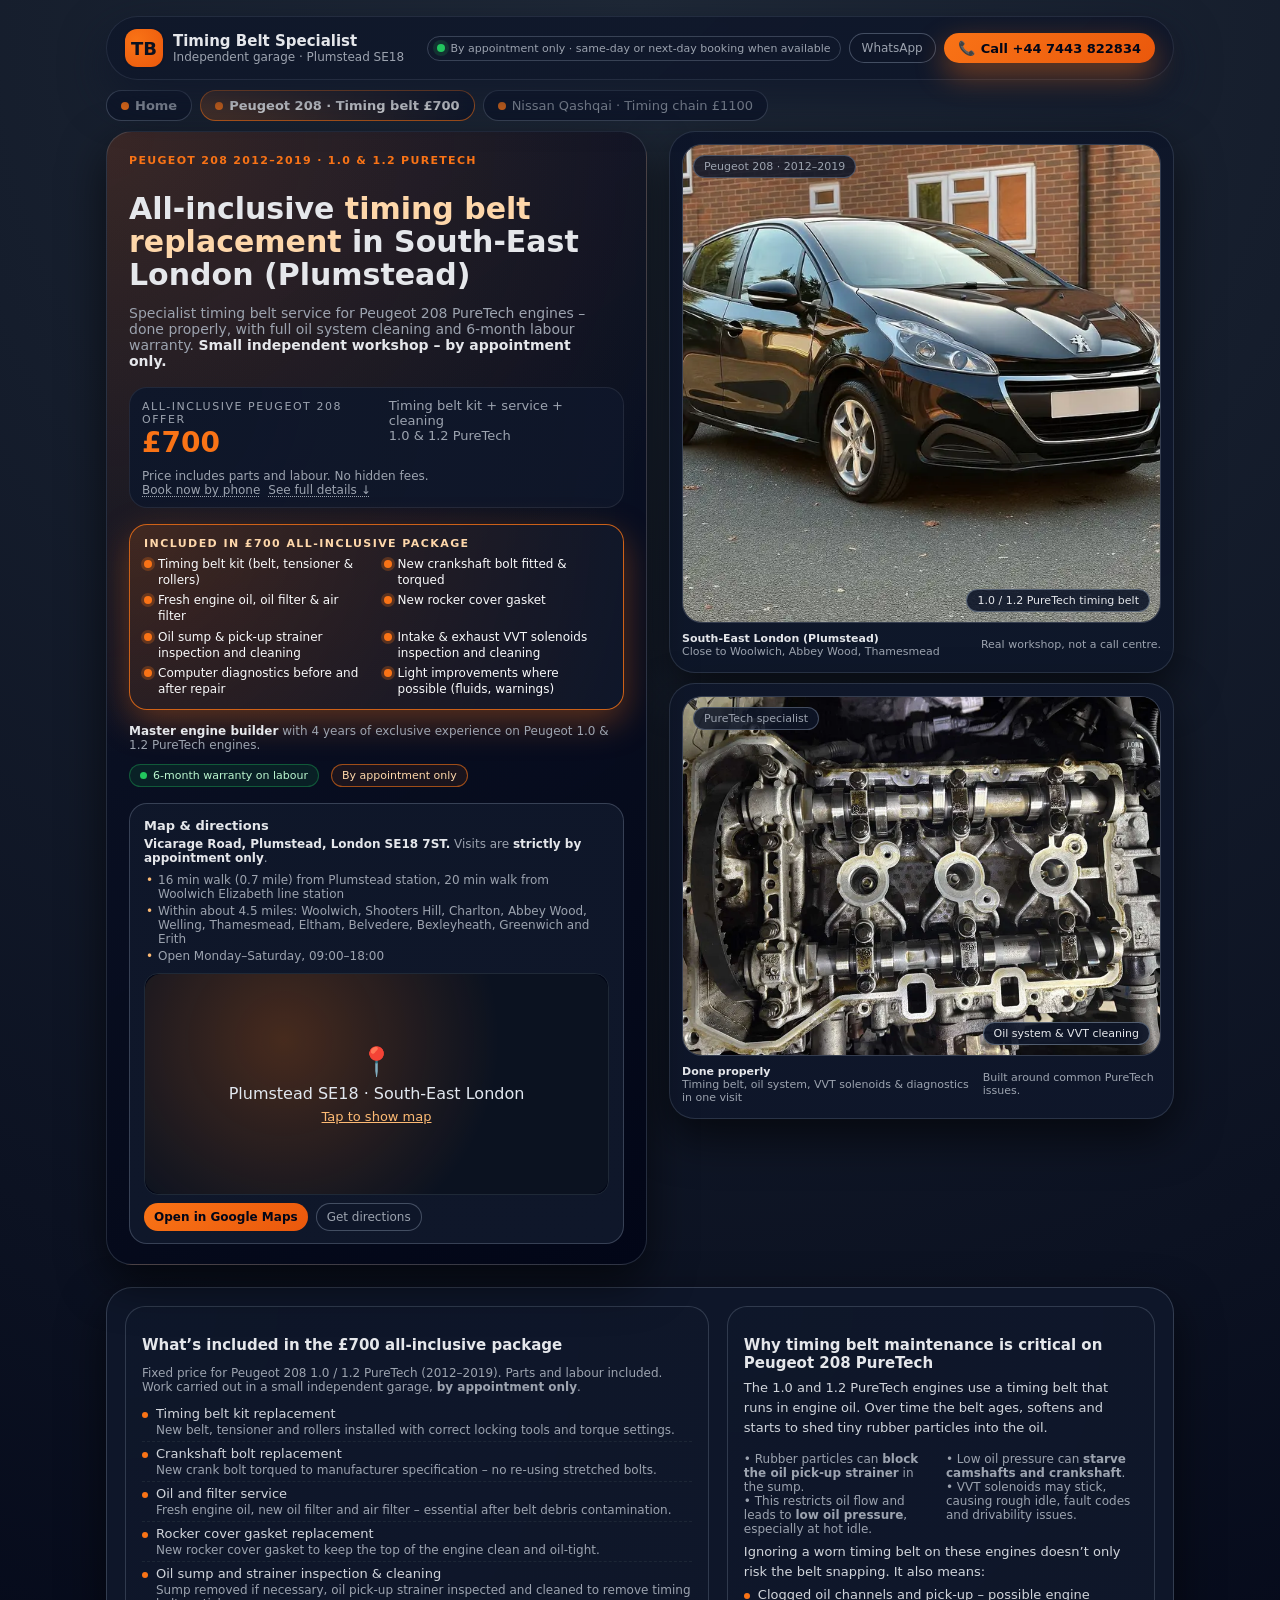
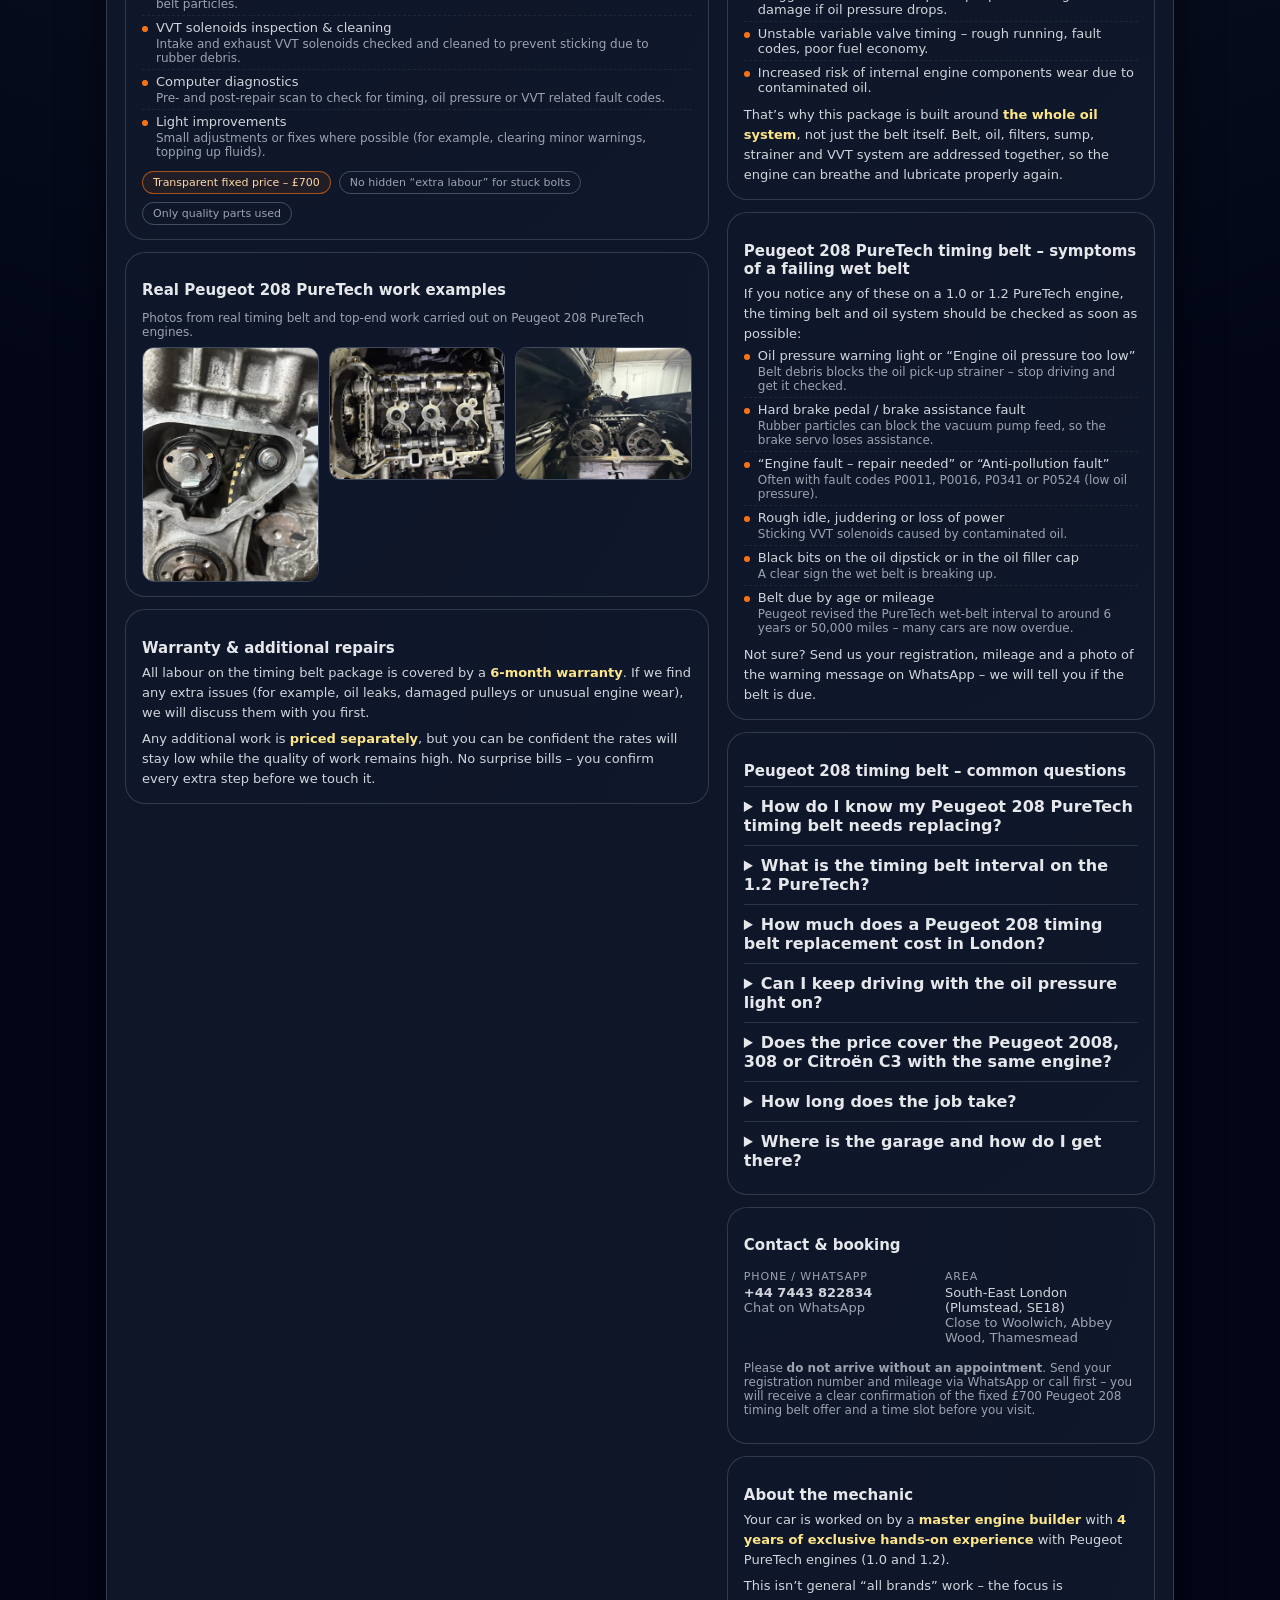
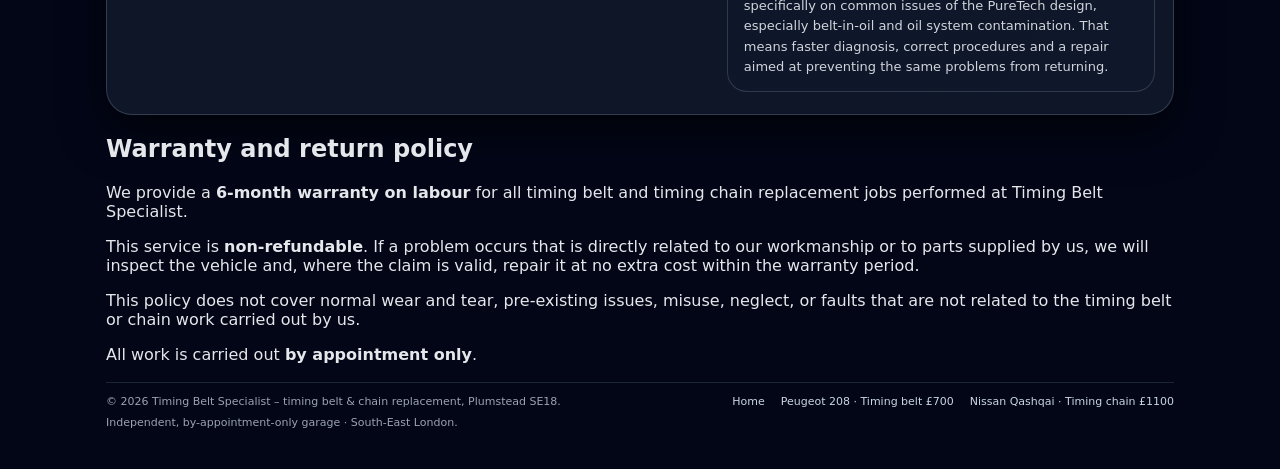
<file: peugeot-208-timing-belt/index.html>
<!DOCTYPE html>
<html lang="en">
<head>
  <meta charset="UTF-8">
  <!-- Google tag (gtag.js) -->
<script>
  window.dataLayer = window.dataLayer || [];
  function gtag(){dataLayer.push(arguments);}
  gtag('js', new Date());

  gtag('config', 'AW-17773105542');
  gtag('config', 'G-L1YW1BWYSL');

  // Visits from AI assistants (ChatGPT, Perplexity, Gemini, Copilot, Claude...) -> GA4 event "ai_referral"
  var aiSource = (function () {
    var AI = /(^|\.)(chatgpt\.com|openai\.com|perplexity\.ai|claude\.ai|gemini\.google\.com|bard\.google\.com|copilot\.microsoft\.com|copilot\.cloud\.microsoft|you\.com|poe\.com|meta\.ai|deepseek\.com|grok\.com|mistral\.ai)$/i;
    var src = '';
    try {
      var utm = new URLSearchParams(location.search).get('utm_source') || '';
      var ref = document.referrer ? new URL(document.referrer).hostname : '';
      if (AI.test(utm)) src = utm.toLowerCase();
      else if (AI.test(ref)) src = ref.toLowerCase();
      if (src) sessionStorage.setItem('ai_source', src);
      else src = sessionStorage.getItem('ai_source') || '';
    } catch (err) {}
    return src;
  })();
  if (aiSource && !document.referrer.match(/timingbeltspecialist\.co\.uk/)) {
    gtag('event', 'ai_referral', { send_to: 'G-L1YW1BWYSL', ai_source: aiSource });
  }

  // Conversion only on phone / WhatsApp clicks (not on page view)
  document.addEventListener('click', function (e) {
    var a = e.target.closest && e.target.closest('a[href^="tel:"], a[href*="wa.me/"]');
    if (!a) return;
    gtag('event', 'conversion', {
      'send_to': 'AW-17773105542/rnKxCNnJycwbEIaj8JpC',
      'value': 1.0,
      'currency': 'GBP'
    });
    gtag('event', 'contact_click', {
      send_to: 'G-L1YW1BWYSL',
      method: a.href.indexOf('wa.me/') > -1 ? 'whatsapp' : 'phone',
      ai_source: aiSource || '(none)'
    });
  });
  // Load the Google tag library after the page has rendered (faster first paint)
  window.addEventListener('load', function () {
    setTimeout(function () {
      var s = document.createElement('script');
      s.async = true;
      s.src = 'https://www.googletagmanager.com/gtag/js?id=AW-17773105542';
      document.head.appendChild(s);
    }, 1500);
  });
</script>

  <title>Peugeot 208 Timing Belt Replacement £700 | Plumstead</title>
  <meta name="viewport" content="width=device-width, initial-scale=1.0">
  <meta name="google-site-verification" content="nZ12bT2FpVQL2WcB2jcQEPGG07lqzJ8wiZ8Dq6DLVIk" />
  <meta name="description" content="Peugeot 208 1.0/1.2 PureTech timing belt, all-inclusive £700: belt kit, oil service, sump &amp; VVT cleaning. 6-month warranty. Plumstead SE18.">
  <link rel="canonical" href="https://timingbeltspecialist.co.uk/peugeot-208-timing-belt/">

  <meta property="og:title" content="Peugeot 208 Timing Belt Replacement £700 | Plumstead">
  <meta property="og:description" content="Peugeot 208 1.0/1.2 PureTech timing belt, all-inclusive £700: belt kit, oil service, sump &amp; VVT cleaning. 6-month warranty. Plumstead SE18.">
  <meta property="og:site_name" content="Timing Belt Specialist">
  <meta property="og:type" content="website">
  <meta property="og:url" content="https://timingbeltspecialist.co.uk/peugeot-208-timing-belt/">
  <meta property="og:image" content="https://timingbeltspecialist.co.uk/images/peugeot-208-front.jpg">

  <script type="application/ld+json">
{
  "@context": "https://schema.org",
  "@graph": [
    {
      "@type": "WebSite",
      "name": "Timing Belt Specialist",
      "url": "https://timingbeltspecialist.co.uk/"
    },
    {
      "@type": "AutoRepair",
      "@id": "https://timingbeltspecialist.co.uk/#business",
      "name": "Timing Belt Specialist",
      "url": "https://timingbeltspecialist.co.uk/",
      "image": "https://timingbeltspecialist.co.uk/images/peugeot-208-front.jpg",
      "telephone": "+447443822834",
      "priceRange": "££",
      "address": {
        "@type": "PostalAddress",
        "streetAddress": "Vicarage Road, Plumstead",
        "addressLocality": "London",
        "postalCode": "SE18 7ST",
        "addressCountry": "GB"
      },
      "geo": {
        "@type": "GeoCoordinates",
        "latitude": 51.4838749,
        "longitude": 0.0773868
      },
      "hasMap": "https://maps.google.com/?cid=15946020205041556863",
      "sameAs": [
        "https://maps.google.com/?cid=15946020205041556863"
      ],
      "areaServed": ["Plumstead", "Woolwich", "Shooters Hill", "Charlton", "Abbey Wood", "Welling", "Thamesmead", "Eltham", "Belvedere", "Bexleyheath", "Greenwich", "Erith", "South-East London"],
      "openingHoursSpecification": [
        {
          "@type": "OpeningHoursSpecification",
          "dayOfWeek": [
            "Monday",
            "Tuesday",
            "Wednesday",
            "Thursday",
            "Friday",
            "Saturday"
          ],
          "opens": "09:00",
          "closes": "18:00"
        }
      ]
    },
    {
      "@type": "Service",
      "name": "Peugeot 208 1.0 & 1.2 PureTech timing belt replacement",
      "serviceType": "Timing belt replacement",
      "provider": {
        "@id": "https://timingbeltspecialist.co.uk/#business"
      },
      "areaServed": "South-East London",
      "offers": {
        "@type": "Offer",
        "price": "700.00",
        "priceCurrency": "GBP",
        "url": "https://timingbeltspecialist.co.uk/peugeot-208-timing-belt/"
      }
    },
    {
      "@type": "FAQPage",
      "mainEntity": [
        {
          "@type": "Question",
          "name": "How do I know my Peugeot 208 PureTech timing belt needs replacing?",
          "acceptedAnswer": {
            "@type": "Answer",
            "text": "Typical signs are an oil pressure warning light, a hard brake pedal, “Engine fault – repair needed” or “Anti-pollution fault” messages, rough running and black rubber particles in the oil."
          }
        },
        {
          "@type": "Question",
          "name": "What is the timing belt interval on the 1.2 PureTech?",
          "acceptedAnswer": {
            "@type": "Answer",
            "text": "Peugeot reduced the interval for the PureTech wet belt to roughly every 6 years or 50,000 miles (whichever comes first). If your car has never had the belt changed, it is likely due now."
          }
        },
        {
          "@type": "Question",
          "name": "How much does a Peugeot 208 timing belt replacement cost in London?",
          "acceptedAnswer": {
            "@type": "Answer",
            "text": "At our garage in Plumstead, SE18 the fixed price is £700. It includes the belt kit, crank bolt, oil and filters, rocker cover gasket, sump strainer cleaning, VVT solenoid cleaning and diagnostics."
          }
        },
        {
          "@type": "Question",
          "name": "Can I keep driving with the oil pressure light on?",
          "acceptedAnswer": {
            "@type": "Answer",
            "text": "No. On the PureTech engine this usually means the oil strainer is blocked by belt debris. Driving on can destroy the engine – call or WhatsApp us and we will advise."
          }
        },
        {
          "@type": "Question",
          "name": "Does the price cover the Peugeot 2008, 308 or Citroën C3 with the same engine?",
          "acceptedAnswer": {
            "@type": "Answer",
            "text": "The £700 price is for the Peugeot 208. Other cars with the 1.0 / 1.2 PureTech engine use the same belt design – send us the registration and we will give you a fixed quote."
          }
        },
        {
          "@type": "Question",
          "name": "How long does the job take?",
          "acceptedAnswer": {
            "@type": "Answer",
            "text": "Usually one working day. We work by appointment only, so please book in advance."
          }
        },
        {
          "@type": "Question",
          "name": "Where is the garage and how do I get there?",
          "acceptedAnswer": {
            "@type": "Answer",
            "text": "We are on Vicarage Road, Plumstead, London SE18 7ST – a 16-minute walk from Plumstead station and 20 minutes from Woolwich Elizabeth line station. It is easy to reach from Woolwich, Abbey Wood, Thamesmead, Welling, Eltham, Charlton and Bexleyheath. Visits are by appointment only, so please message us on WhatsApp before coming."
          }
        }
      ]
    }
  ]
}
  </script>

  <style>
:root {
--bg: #0f172a;
--bg-light: #111827;
--accent: #f97316;
--accent-soft: rgba(249, 115, 22, 0.1);
--text: #e5e7eb;
--muted: #9ca3af;
--card: #020617;
--border: #1f2937;
--radius: 10px;
--shadow: 0 18px 45px rgba(0, 0, 0, 0.6);
--max-width: 1100px;
}
* {
box-sizing: border-box;
}
body {
margin: 0;
font-family: system-ui, -apple-system, BlinkMacSystemFont, "Segoe UI", sans-serif;
background: radial-gradient(circle at top, #1f2937 0, #020617 55%);
color: var(--text);
-webkit-font-smoothing: antialiased;
}
a {
color: inherit;
text-decoration: none;
}
.page {
max-width: var(--max-width);
margin: 0 auto;
padding: 16px 16px 40px;
}
header {
display: flex;
flex-wrap: wrap;
align-items: center;
justify-content: space-between;
gap: 12px;
padding: 12px 18px;
margin-bottom: 8px;
background: linear-gradient(135deg, rgba(15,23,42,0.9), rgba(15,23,42,0.95));
border-radius: 999px;
border: 1px solid rgba(148,163,184,0.15);
box-shadow: 0 18px 45px rgba(15,23,42,0.9);
position: sticky;
top: 10px;
z-index: 20;
backdrop-filter: blur(18px);
}
.brand {
display: flex;
align-items: center;
gap: 10px;
}
.brand-logo {
width: 38px;
height: 38px;
border-radius: 12px;
background: radial-gradient(circle at 30% 30%, #f97316, #ea580c);
display: flex;
align-items: center;
justify-content: center;
font-weight: 800;
font-size: 18px;
color: #0b1120;
box-shadow: 0 0 0 2px rgba(15,23,42,0.8);
}
.brand-text {
line-height: 1.2;
}
.brand-name {
font-weight: 700;
font-size: 15px;
}
.brand-sub {
font-size: 12px;
color: var(--muted);
}
.header-cta {
display: flex;
align-items: center;
gap: 8px;
flex-wrap: wrap;
}
.pill {
padding: 5px 9px;
border-radius: 999px;
border: 1px solid rgba(148,163,184,0.3);
font-size: 11px;
color: var(--muted);
display: inline-flex;
align-items: center;
gap: 6px;
}
.pill-dot {
width: 8px;
height: 8px;
border-radius: 50%;
background: #22c55e;
box-shadow: 0 0 0 4px rgba(34,197,94,0.15);
}
.btn-primary {
display: inline-flex;
align-items: center;
justify-content: center;
gap: 6px;
padding: 7px 14px;
border-radius: 999px;
border: none;
font-weight: 600;
font-size: 13px;
background: linear-gradient(135deg, #f97316, #ea580c);
color: #020617;
cursor: pointer;
box-shadow: 0 12px 30px rgba(249,115,22,0.45);
white-space: nowrap;
}
.btn-primary span.icon {
font-size: 14px;
}
.btn-ghost {
border-radius: 999px;
border: 1px solid rgba(148,163,184,0.4);
padding: 7px 12px;
font-size: 12px;
background: rgba(15,23,42,0.9);
color: var(--muted);
display: inline-flex;
align-items: center;
gap: 6px;
cursor: pointer;
}
.btn-small {
padding: 6px 10px;
font-size: 12px;
box-shadow: none;
}
.model-nav {
margin-top: 10px;
margin-bottom: 10px;
display: flex;
flex-wrap: wrap;
gap: 8px;
}
.model-link {
padding: 7px 14px;
border-radius: 999px;
border: 1px solid rgba(148,163,184,0.35);
background: rgba(15,23,42,0.9);
font-size: 13px;
color: var(--muted);
display: inline-flex;
align-items: center;
gap: 6px;
}
.model-link.active {
border-color: rgba(249,115,22,0.7);
background: radial-gradient(circle at top left, rgba(249,115,22,0.25), rgba(15,23,42,1));
color: #f9fafb;
font-weight: 600;
}
.model-link .dot {
width: 8px;
height: 8px;
border-radius: 50%;
background: #f97316;
}
.model-link.disabled {
opacity: 0.6;
cursor: default;
pointer-events: none;
}
.model-link.disabled span.dot {
background: #6b7280;
}
.hero {
display: grid;
grid-template-columns: minmax(0, 3fr) minmax(0, 2.8fr);
gap: 22px;
margin-top: 10px;
margin-bottom: 22px;
}
.hero-main {
background: radial-gradient(circle at top left, rgba(249,115,22,0.18), transparent 50%),
linear-gradient(145deg, rgba(15,23,42,0.95), #020617);
border-radius: 26px;
padding: 22px 22px 20px;
border: 1px solid rgba(148,163,184,0.22);
box-shadow: var(--shadow);
position: relative;
overflow: hidden;
}
.hero-kicker {
font-size: 11px;
letter-spacing: 0.12em;
text-transform: uppercase;
color: #f97316;
font-weight: 600;
margin-bottom: 6px;
}
.hero-title {
font-size: clamp(24px, 3vw, 30px);
font-weight: 750;
line-height: 1.1;
margin-bottom: 10px;
}
.hero-title span.accent {
color: #fed7aa;
}
.hero-subtitle {
font-size: 14px;
color: var(--muted);
max-width: 460px;
}
.hero-subtitle strong {
color: #e5e7eb;
font-weight: 600;
}
.hero-price-card {
margin-top: 18px;
padding: 10px 12px;
border-radius: 18px;
background: radial-gradient(circle at top left, rgba(15,23,42,1), rgba(15,23,42,0.9));
border: 1px solid rgba(248,250,252,0.08);
display: flex;
flex-wrap: wrap;
align-items: center;
justify-content: space-between;
gap: 10px;
}
.hero-price-main {
display: flex;
align-items: baseline;
gap: 10px;
}
.price-label {
font-size: 11px;
text-transform: uppercase;
letter-spacing: 0.14em;
color: var(--muted);
}
.price-value {
font-size: 28px;
font-weight: 800;
color: #f97316;
}
.price-suffix {
font-size: 13px;
color: var(--muted);
}
.price-note {
font-size: 12px;
color: var(--muted);
}
.hero-links {
display: flex;
align-items: center;
gap: 8px;
flex-wrap: wrap;
}
.hero-links a {
font-size: 12px;
color: var(--muted);
text-decoration: underline;
text-decoration-style: dotted;
text-underline-offset: 2px;
}
.hero-included {
margin-top: 16px;
padding: 12px 14px;
border-radius: 18px;
background: radial-gradient(circle at top left, rgba(249,115,22,0.18), rgba(15,23,42,0.98));
border: 1px solid rgba(249,115,22,0.8);
box-shadow: 0 12px 35px rgba(249,115,22,0.35);
}
.hero-included-title {
font-size: 11px;
text-transform: uppercase;
letter-spacing: 0.13em;
color: #fed7aa;
margin-bottom: 6px;
font-weight: 600;
}
.hero-included-list {
list-style: none;
margin: 0;
padding: 0;
display: grid;
grid-template-columns: repeat(2, minmax(0, 1fr));
gap: 4px 14px;
font-size: 12px;
}
.hero-included-item {
display: flex;
align-items: flex-start;
gap: 6px;
color: #f9fafb;
}
.hero-dot {
width: 8px;
height: 8px;
border-radius: 50%;
margin-top: 4px;
background: #f97316;
box-shadow: 0 0 0 3px rgba(249,115,22,0.25);
flex-shrink: 0;
}
.hero-included-item span.text {
line-height: 1.35;
}
.hero-included-item span.text small {
display: block;
color: #e5e7eb;
opacity: 0.8;
font-size: 11px;
}
.hero-tagline {
margin-top: 14px;
font-size: 12px;
color: var(--muted);
display: flex;
flex-wrap: wrap;
gap: 12px;
align-items: center;
}
.hero-tagline strong {
color: #e5e7eb;
font-weight: 600;
}
.hero-badge {
padding: 4px 10px;
border-radius: 999px;
background: rgba(22,163,74,0.12);
border: 1px solid rgba(34,197,94,0.35);
font-size: 11px;
color: #bbf7d0;
display: inline-flex;
align-items: center;
gap: 6px;
}
.hero-badge-dot {
width: 7px;
height: 7px;
border-radius: 50%;
background: #22c55e;
}
.hero-badge-secondary {
padding: 4px 10px;
border-radius: 999px;
border: 1px solid rgba(249,115,22,0.6);
font-size: 11px;
color: #fed7aa;
background: rgba(249,115,22,0.08);
display: inline-flex;
align-items: center;
gap: 6px;
}
.hero-side {
display: flex;
flex-direction: column;
gap: 10px;
}
.car-card {
background: radial-gradient(circle at top, rgba(15,23,42,1), rgba(15,23,42,0.96));
border-radius: 26px;
padding: 12px 12px 14px;
border: 1px solid rgba(148,163,184,0.2);
box-shadow: var(--shadow);
overflow: hidden;
}
.car-image-wrap {
position: relative;
border-radius: 20px;
overflow: hidden;
background: #020617;
border: 1px solid rgba(148,163,184,0.35);
}
.car-image-wrap img {
display: block;
width: 100%;
height: auto;
object-fit: cover;
}
.car-tag {
position: absolute;
top: 10px;
left: 10px;
padding: 4px 10px;
border-radius: 999px;
background: rgba(15,23,42,0.85);
border: 1px solid rgba(148,163,184,0.4);
font-size: 11px;
color: var(--muted);
}
.car-engine-tag {
position: absolute;
bottom: 10px;
right: 10px;
padding: 4px 10px;
border-radius: 999px;
background: rgba(15,23,42,0.9);
border: 1px solid rgba(148,163,184,0.5);
font-size: 11px;
color: #e5e7eb;
}
.car-caption {
margin-top: 9px;
font-size: 11px;
color: var(--muted);
display: flex;
justify-content: space-between;
gap: 6px;
align-items: center;
}
.car-caption strong {
color: #e5e7eb;
}
.map-card {
margin-top: 16px;
padding: 14px 14px 12px;
border-radius: 18px;
background: radial-gradient(circle at top, rgba(15,23,42,0.98), rgba(15,23,42,1));
border: 1px solid rgba(148,163,184,0.3);
}
.map-title {
font-size: 13px;
font-weight: 650;
margin: 0 0 4px;
}
.map-sub {
font-size: 12px;
color: var(--muted);
margin: 0 0 8px;
}
.map-sub strong {
color: #e5e7eb;
}
.map-frame-wrap {
border-radius: 14px;
overflow: hidden;
border: 1px solid rgba(31,41,55,1);
background: #020617;
}
.map-frame {
width: 100%;
height: 220px;
border: 0;
}
.map-buttons {
display: flex;
flex-wrap: wrap;
gap: 8px;
margin-top: 8px;
}
.tabs {
margin-top: 16px;
background: rgba(15,23,42,0.96);
border-radius: 26px;
border: 1px solid rgba(148,163,184,0.28);
box-shadow: var(--shadow);
overflow: hidden;
}
.tab-content {
padding: 18px 18px 22px;
}
.tab-grid {
display: grid;
grid-template-columns: minmax(0, 3fr) minmax(0, 2.2fr);
gap: 18px;
}
.card {
background: radial-gradient(circle at top left, rgba(15,23,42,0.95), rgba(15,23,42,1));
border-radius: 20px;
border: 1px solid rgba(148,163,184,0.25);
padding: 16px 16px 14px;
}
.card + .card {
margin-top: 12px;
}
.card-title {
font-size: 15px;
font-weight: 650;
margin-bottom: 6px;
}
.card-sub {
font-size: 12px;
color: var(--muted);
margin-bottom: 8px;
}
.list {
list-style: none;
margin: 0;
padding: 0;
font-size: 13px;
}
.list li {
display: flex;
align-items: flex-start;
gap: 8px;
padding: 4px 0;
border-bottom: 1px dashed rgba(31,41,55,0.9);
}
.list li:last-child {
border-bottom: none;
}
.list-bullet {
width: 6px;
height: 6px;
border-radius: 50%;
background: #f97316;
margin-top: 6px;
flex-shrink: 0;
}
.list-text {
color: #d1d5db;
}
.list-text span.muted {
color: var(--muted);
font-size: 12px;
display: block;
margin-top: 2px;
}
.badge-row {
display: flex;
flex-wrap: wrap;
gap: 8px;
margin-top: 8px;
}
.badge {
padding: 4px 10px;
border-radius: 999px;
border: 1px solid rgba(148,163,184,0.4);
font-size: 11px;
color: var(--muted);
}
.badge.accent {
border-color: rgba(249,115,22,0.6);
color: #fed7aa;
background: rgba(249,115,22,0.08);
}
.muted {
color: var(--muted);
}
.para {
font-size: 13px;
color: #d1d5db;
line-height: 1.55;
margin: 6px 0 0;
}
.para strong {
color: #fde68a;
}
.two-col {
display: grid;
grid-template-columns: repeat(2, minmax(0, 1fr));
gap: 10px;
margin-top: 8px;
}
.note {
font-size: 12px;
color: var(--muted);
margin-top: 6px;
}
.contact-card {
display: flex;
flex-direction: column;
gap: 10px;
}
.contact-row {
display: flex;
flex-wrap: wrap;
gap: 8px;
}
.contact-item {
flex: 1 1 120px;
font-size: 13px;
color: #d1d5db;
}
.contact-item span.label {
display: block;
font-size: 11px;
text-transform: uppercase;
letter-spacing: 0.08em;
color: var(--muted);
margin-bottom: 2px;
}
.engine-gallery {
display: grid;
grid-template-columns: repeat(auto-fit, minmax(160px, 1fr));
gap: 10px;
margin-top: 8px;
}
.engine-gallery img {
width: 100%;
display: block;
border-radius: 12px;
border: 1px solid rgba(148,163,184,0.35);
}
footer {
margin-top: 18px;
padding-top: 12px;
border-top: 1px solid rgba(31,41,55,0.9);
font-size: 11px;
color: var(--muted);
display: flex;
flex-wrap: wrap;
justify-content: space-between;
gap: 8px;
}
@media (max-width: 900px) {
header {
border-radius: 18px;
}
.hero {
grid-template-columns: minmax(0, 1fr);
}
.hero-main {
order: 1;
}
.hero-side {
order: 2;
}
.tab-grid {
grid-template-columns: minmax(0, 1fr);
}
.hero-included-list {
grid-template-columns: minmax(0,1fr);
}
}
@media (max-width: 640px) {
.page {
padding: 10px 10px 24px;
}
header {
padding: 10px 12px;
}
.hero-title {
font-size: 22px;
}
.hero-price-card {
align-items: flex-start;
}
.brand-name {
font-size: 14px;
}
.brand-logo {
width: 32px;
height: 32px;
border-radius: 10px;
font-size: 16px;
}
.map-frame {
height: 200px;
}
}
.model-link.home { font-weight: 600; }
.offer-grid { display: grid; grid-template-columns: repeat(auto-fit, minmax(280px, 1fr)); gap: 18px; margin: 18px 0 8px; }
.offer-card { display: flex; flex-direction: column; border-radius: 22px; overflow: hidden; background: rgba(15,23,42,.92);
border: 1px solid rgba(148,163,184,.35); text-decoration: none; color: inherit; transition: transform .15s, border-color .15s; }
.offer-card:hover { transform: translateY(-2px); border-color: #f97316; }
.offer-card img { width: 100%; aspect-ratio: 16/10; object-fit: cover; display: block; }
.offer-body { padding: 16px 18px 18px; display: flex; flex-direction: column; gap: 8px; flex: 1; }
.offer-kicker { font-size: 12px; letter-spacing: .08em; text-transform: uppercase; color: #fdba74; }
.offer-title { font-size: 20px; font-weight: 700; line-height: 1.25; margin: 0; }
.offer-text { font-size: 14px; color: #cbd5e1; margin: 0; }
.offer-price { font-size: 30px; font-weight: 800; color: #f97316; margin-top: auto; }
.offer-cta { font-size: 14px; color: #fdba74; }
.credit { font-size: 11px; color: #94a3b8; margin-top: 6px; }
.credit a { color: #94a3b8; }
.faq details { border-top: 1px solid rgba(148,163,184,.2); padding: 10px 0; }
.faq summary { cursor: pointer; font-weight: 600; }
.faq p { margin: 8px 0 0; color: #cbd5e1; font-size: 14px; }
.footer-links { display: flex; flex-wrap: wrap; gap: 6px 16px; }
.footer-links a { color: #cbd5e1; }
.sticky-call { display: none; }
@media (max-width: 720px) {
.sticky-call { display: flex; position: fixed; left: 12px; right: 12px; bottom: 12px; z-index: 50; gap: 10px; }
.sticky-call a { flex: 1; text-align: center; justify-content: center; }
.sticky-call .btn-ghost { background: #0f172a; }
body { padding-bottom: 72px; }
}
.map-load { width: 100%; height: 220px; border: 0; border-radius: 16px; cursor: pointer; color: #e2e8f0; font: inherit;
display: flex; flex-direction: column; align-items: center; justify-content: center; gap: 6px;
background: radial-gradient(circle at 30% 30%, rgba(249,115,22,.25), transparent 60%), #0b1220; }
.map-load-pin { font-size: 28px; }
.map-load-cta { font-size: 13px; color: #fdba74; text-decoration: underline; }
img { height: auto; }
/* ---- location facts 2026-10-29 ---- */
.map-facts { list-style: none; margin: 0 0 10px; padding: 0; font-size: 12px; color: var(--muted); }
.map-facts li { position: relative; padding-left: 14px; margin: 3px 0; }
.map-facts li::before { content: "•"; position: absolute; left: 2px; color: #fdba74; }
/* anchors (#find-us, #engine-repair, #peugeot-symptoms) land below the sticky header */
html { scroll-padding-top: 160px; }
  </style>
</head>
<body>
  <div class="page">
    <header>
      <a class="brand" href="/" style="text-decoration:none;color:inherit">
        <div class="brand-logo">TB</div>
        <div class="brand-text">
          <div class="brand-name">Timing Belt Specialist</div>
          <div class="brand-sub">Independent garage · Plumstead SE18</div>
        </div>
      </a>
      <div class="header-cta">
        <div class="pill">
          <span class="pill-dot"></span>
          <span>By appointment only · same-day or next-day booking when available</span>
        </div>
        <a class="btn-ghost" href="https://wa.me/447443822834" target="_blank" rel="noopener">
          <span>WhatsApp</span>
        </a>
        <a class="btn-primary" href="tel:+447443822834">
          <span class="icon">📞</span>
          <span>Call +44 7443 822834</span>
        </a>
      </div>
    </header>

    <nav class="model-nav">
      <a class="model-link home" href="/">
        <span class="dot"></span>
        <span>Home</span>
      </a>
      <a class="model-link active" href="/peugeot-208-timing-belt/">
        <span class="dot"></span>
        <span>Peugeot 208 · Timing belt £700</span>
      </a>
      <a class="model-link" href="/nissan-qashqai-timing-chain/">
        <span class="dot"></span>
        <span>Nissan Qashqai · Timing chain £1100</span>
      </a>
    </nav>

    <section class="hero">
      <div class="hero-main">
        <div class="hero-kicker">Peugeot 208 2012–2019 · 1.0 &amp; 1.2 PureTech</div>
        <h1 class="hero-title">
          All-inclusive <span class="accent">timing belt replacement</span>
          in South-East London (Plumstead)
        </h1>
        <p class="hero-subtitle">
          Specialist timing belt service for Peugeot 208 PureTech engines – done properly, with full oil system cleaning and 6-month labour warranty.
          <strong>Small independent workshop – by appointment only.</strong>
        </p>

        <div class="hero-price-card" id="peugeot-208-timing-belt">
          <div class="hero-price-main">
            <div>
              <div class="price-label">All-inclusive Peugeot 208 offer</div>
              <div class="price-value">£700</div>
            </div>
            <div class="price-suffix">Timing belt kit + service + cleaning<br>1.0 &amp; 1.2 PureTech</div>
          </div>
          <div>
            <div class="price-note">Price includes parts and labour. No hidden fees.</div>
            <div class="hero-links">
              <a href="tel:+447443822834">Book now by phone</a>
              <a href="#peugeot-208-details">See full details ↓</a>
            </div>
          </div>
        </div>

        <!-- compact included list -->
        <div class="hero-included">
          <div class="hero-included-title">Included in £700 all-inclusive package</div>
          <ul class="hero-included-list">
            <li class="hero-included-item">
              <span class="hero-dot"></span>
              <span class="text">Timing belt kit (belt, tensioner &amp; rollers)</span>
            </li>
            <li class="hero-included-item">
              <span class="hero-dot"></span>
              <span class="text">New crankshaft bolt fitted &amp; torqued</span>
            </li>
            <li class="hero-included-item">
              <span class="hero-dot"></span>
              <span class="text">Fresh engine oil, oil filter &amp; air filter</span>
            </li>
            <li class="hero-included-item">
              <span class="hero-dot"></span>
              <span class="text">New rocker cover gasket</span>
            </li>
            <li class="hero-included-item">
              <span class="hero-dot"></span>
              <span class="text">Oil sump &amp; pick-up strainer inspection and cleaning</span>
            </li>
            <li class="hero-included-item">
              <span class="hero-dot"></span>
              <span class="text">Intake &amp; exhaust VVT solenoids inspection and cleaning</span>
            </li>
            <li class="hero-included-item">
              <span class="hero-dot"></span>
              <span class="text">Computer diagnostics before and after repair</span>
            </li>
            <li class="hero-included-item">
              <span class="hero-dot"></span>
              <span class="text">Light improvements where possible (fluids, warnings)</span>
            </li>
          </ul>
        </div>

        <div class="hero-tagline">
          <span><strong>Master engine builder</strong> with 4 years of exclusive experience on Peugeot 1.0 &amp; 1.2 PureTech engines.</span>
          <span class="hero-badge">
            <span class="hero-badge-dot"></span>
            6-month warranty on labour
          </span>
          <span class="hero-badge-secondary">
            By appointment only
          </span>
        </div>

        <!-- MAP & DIRECTIONS BLOCK -->
        <div class="map-card" id="find-us">
          <h2 class="map-title">Map &amp; directions</h2>
          <p class="map-sub">
            <strong>Vicarage Road, Plumstead, London SE18 7ST.</strong> Visits are <strong>strictly by appointment only</strong>.
          </p>
          <ul class="map-facts">
            <li>16 min walk (0.7 mile) from Plumstead station, 20 min walk from Woolwich Elizabeth line station</li>
            <li>Within about 4.5 miles: Woolwich, Shooters Hill, Charlton, Abbey Wood, Welling, Thamesmead, Eltham, Belvedere, Bexleyheath, Greenwich and Erith</li>
            <li>Open Monday–Saturday, 09:00–18:00</li>
          </ul>
          <div class="map-frame-wrap">
            <button type="button" class="map-load" data-src="https://www.google.com/maps/embed?pb=!1m10!1m8!1m3!1d261.1613810232722!2d0.07753754117992326!3d51.48386017857046!3m2!1i1024!2i768!4f13.1!5e0!3m2!1suk!2suk!4v1764617768667!5m2!1suk!2suk">
                          <span class="map-load-pin">📍</span>
                          <span>Plumstead SE18 · South-East London</span>
                          <span class="map-load-cta">Tap to show map</span>
                        </button>
          </div>
          <div class="map-buttons">
            <a class="btn-primary btn-small"
               href="https://maps.google.com/?cid=15946020205041556863"
               target="_blank" rel="noopener">
              Open in Google Maps
            </a>
            <a class="btn-ghost btn-small"
               href="https://www.google.com/maps/dir/?api=1&amp;destination=51.4838749%2C0.0773868"
               target="_blank" rel="noopener">
              Get directions
            </a>
          </div>
        </div>
      </div>

      <aside class="hero-side">
        <div class="car-card">
          <div class="car-image-wrap">
            <!-- внешний вид авто, номер затёрт на самом фото -->
            <img src="/images/peugeot-208-front.webp" width="640" height="640"
                 alt="Peugeot 208 2015 in South-East London after timing belt replacement">
            <div class="car-tag">Peugeot 208 · 2012–2019</div>
            <div class="car-engine-tag">1.0 / 1.2 PureTech timing belt</div>
          </div>
          <div class="car-caption">
            <span><strong>South-East London (Plumstead)</strong><br><span class="muted">Close to Woolwich, Abbey Wood, Thamesmead</span></span>
            <span class="muted">Real workshop, not a call centre.</span>
          </div>
        </div>
        <div class="car-card">
          <div class="car-image-wrap">
            <img loading="lazy" src="/images/peugeot-208-cams-1.webp" width="800" height="600"
                 alt="Peugeot 208 1.2 PureTech camshafts during timing belt replacement">
            <div class="car-tag">PureTech specialist</div>
            <div class="car-engine-tag">Oil system &amp; VVT cleaning</div>
          </div>
          <div class="car-caption">
            <span><strong>Done properly</strong><br><span class="muted">Timing belt, oil system, VVT solenoids &amp; diagnostics in one visit</span></span>
            <span class="muted">Built around common PureTech issues.</span>
          </div>
        </div>
      </aside>
    </section>

    <!-- main Peugeot content -->
    <section class="tabs">
      <div class="tab-body">
        <div class="tab-content" id="content-peugeot">
          <div class="tab-grid" id="peugeot-208-details">
            <div>
              <article class="card">
                <h2 class="card-title">What’s included in the £700 all-inclusive package</h2>
                <p class="card-sub">
                  Fixed price for Peugeot 208 1.0 / 1.2 PureTech (2012–2019). Parts and labour included. Work carried out
                  in a small independent garage, <strong>by appointment only</strong>.
                </p>
                <ul class="list">
                  <li>
                    <div class="list-bullet"></div>
                    <div class="list-text">
                      Timing belt kit replacement
                      <span class="muted">New belt, tensioner and rollers installed with correct locking tools and torque settings.</span>
                    </div>
                  </li>
                  <li>
                    <div class="list-bullet"></div>
                    <div class="list-text">
                      Crankshaft bolt replacement
                      <span class="muted">New crank bolt torqued to manufacturer specification – no re-using stretched bolts.</span>
                    </div>
                  </li>
                  <li>
                    <div class="list-bullet"></div>
                    <div class="list-text">
                      Oil and filter service
                      <span class="muted">Fresh engine oil, new oil filter and air filter – essential after belt debris contamination.</span>
                    </div>
                  </li>
                  <li>
                    <div class="list-bullet"></div>
                    <div class="list-text">
                      Rocker cover gasket replacement
                      <span class="muted">New rocker cover gasket to keep the top of the engine clean and oil-tight.</span>
                    </div>
                  </li>
                  <li>
                    <div class="list-bullet"></div>
                    <div class="list-text">
                      Oil sump and strainer inspection &amp; cleaning
                      <span class="muted">Sump removed if necessary, oil pick-up strainer inspected and cleaned to remove timing belt particles.</span>
                    </div>
                  </li>
                  <li>
                    <div class="list-bullet"></div>
                    <div class="list-text">
                      VVT solenoids inspection &amp; cleaning
                      <span class="muted">Intake and exhaust VVT solenoids checked and cleaned to prevent sticking due to rubber debris.</span>
                    </div>
                  </li>
                  <li>
                    <div class="list-bullet"></div>
                    <div class="list-text">
                      Computer diagnostics
                      <span class="muted">Pre- and post-repair scan to check for timing, oil pressure or VVT related fault codes.</span>
                    </div>
                  </li>
                  <li>
                    <div class="list-bullet"></div>
                    <div class="list-text">
                      Light improvements
                      <span class="muted">Small adjustments or fixes where possible (for example, clearing minor warnings, topping up fluids).</span>
                    </div>
                  </li>
                </ul>
                <div class="badge-row">
                  <div class="badge accent">Transparent fixed price – £700</div>
                  <div class="badge">No hidden “extra labour” for stuck bolts</div>
                  <div class="badge">Only quality parts used</div>
                </div>
              </article>

              <article class="card">
                <h2 class="card-title">Real Peugeot 208 PureTech work examples</h2>
                <p class="card-sub">
                  Photos from real timing belt and top-end work carried out on Peugeot 208 PureTech engines.
                </p>
                <div class="engine-gallery">
                  <img loading="lazy" src="/images/peugeot-208-belt-drive.webp" width="800" height="1067"
                       alt="Peugeot 208 auxiliary belt and pulleys before service">
                  <img loading="lazy" src="/images/peugeot-208-cams-1.webp" width="800" height="600"
                       alt="Peugeot 208 1.2 PureTech camshafts with rocker cover removed">
                  <img loading="lazy" src="/images/peugeot-208-cams-2.webp" width="800" height="600"
                       alt="Peugeot 208 PureTech timing belt area during repair">
                </div>
              </article>

              <article class="card">
                <h2 class="card-title">Warranty &amp; additional repairs</h2>
                <p class="para">
                  All labour on the timing belt package is covered by a <strong>6-month warranty</strong>.
                  If we find any extra issues (for example, oil leaks, damaged pulleys or unusual engine wear), we will discuss them with you first.
                </p>
                <p class="para">
                  Any additional work is <strong>priced separately</strong>, but you can be confident the rates will stay low while the quality of work remains high.
                  No surprise bills – you confirm every extra step before we touch it.
                </p>
              </article>
            </div>

            <div>
              <article class="card">
                <h2 class="card-title">Why timing belt maintenance is critical on Peugeot 208 PureTech</h2>
                <p class="para">
                  The 1.0 and 1.2 PureTech engines use a timing belt that runs in engine oil. Over time the belt ages, softens and starts to shed tiny rubber particles into the oil.
                </p>
                <div class="two-col">
                  <div class="note">
                    • Rubber particles can <strong>block the oil pick-up strainer</strong> in the sump.<br>
                    • This restricts oil flow and leads to <strong>low oil pressure</strong>, especially at hot idle.
                  </div>
                  <div class="note">
                    • Low oil pressure can <strong>starve camshafts and crankshaft</strong>.<br>
                    • VVT solenoids may stick, causing rough idle, fault codes and drivability issues.
                  </div>
                </div>
                <p class="para">
                  Ignoring a worn timing belt on these engines doesn’t only risk the belt snapping. It also means:
                </p>
                <ul class="list">
                  <li>
                    <div class="list-bullet"></div>
                    <div class="list-text">
                      Clogged oil channels and pick-up – possible engine damage if oil pressure drops.
                    </div>
                  </li>
                  <li>
                    <div class="list-bullet"></div>
                    <div class="list-text">
                      Unstable variable valve timing – rough running, fault codes, poor fuel economy.
                    </div>
                  </li>
                  <li>
                    <div class="list-bullet"></div>
                    <div class="list-text">
                      Increased risk of internal engine components wear due to contaminated oil.
                    </div>
                  </li>
                </ul>
                <p class="para">
                  That’s why this package is built around <strong>the whole oil system</strong>, not just the belt itself.
                  Belt, oil, filters, sump, strainer and VVT system are addressed together, so the engine can breathe and lubricate properly again.
                </p>
              </article>

              <article class="card" id="peugeot-symptoms">
                <h2 class="card-title">Peugeot 208 PureTech timing belt – symptoms of a failing wet belt</h2>
                <p class="para">If you notice any of these on a 1.0 or 1.2 PureTech engine, the timing belt and oil system should be checked as soon as possible:</p>
                <ul class="list">
                  <li>
                    <div class="list-bullet"></div>
                    <div class="list-text">
                      Oil pressure warning light or “Engine oil pressure too low”
                      <span class="muted">Belt debris blocks the oil pick-up strainer – stop driving and get it checked.</span>
                    </div>
                  </li>
                  <li>
                    <div class="list-bullet"></div>
                    <div class="list-text">
                      Hard brake pedal / brake assistance fault
                      <span class="muted">Rubber particles can block the vacuum pump feed, so the brake servo loses assistance.</span>
                    </div>
                  </li>
                  <li>
                    <div class="list-bullet"></div>
                    <div class="list-text">
                      “Engine fault – repair needed” or “Anti-pollution fault”
                      <span class="muted">Often with fault codes P0011, P0016, P0341 or P0524 (low oil pressure).</span>
                    </div>
                  </li>
                  <li>
                    <div class="list-bullet"></div>
                    <div class="list-text">
                      Rough idle, juddering or loss of power
                      <span class="muted">Sticking VVT solenoids caused by contaminated oil.</span>
                    </div>
                  </li>
                  <li>
                    <div class="list-bullet"></div>
                    <div class="list-text">
                      Black bits on the oil dipstick or in the oil filler cap
                      <span class="muted">A clear sign the wet belt is breaking up.</span>
                    </div>
                  </li>
                  <li>
                    <div class="list-bullet"></div>
                    <div class="list-text">
                      Belt due by age or mileage
                      <span class="muted">Peugeot revised the PureTech wet-belt interval to around 6 years or 50,000 miles – many cars are now overdue.</span>
                    </div>
                  </li>
                </ul>
                <p class="para">Not sure? Send us your registration, mileage and a photo of the warning message on WhatsApp – we will tell you if the belt is due.</p>
              </article>
              <article class="card faq">
                <h2 class="card-title">Peugeot 208 timing belt – common questions</h2>
                  <details>
                    <summary>How do I know my Peugeot 208 PureTech timing belt needs replacing?</summary>
                    <p>Typical signs are an oil pressure warning light, a hard brake pedal, “Engine fault – repair needed” or “Anti-pollution fault” messages, rough running and black rubber particles in the oil.</p>
                  </details>
                  <details>
                    <summary>What is the timing belt interval on the 1.2 PureTech?</summary>
                    <p>Peugeot reduced the interval for the PureTech wet belt to roughly every 6 years or 50,000 miles (whichever comes first). If your car has never had the belt changed, it is likely due now.</p>
                  </details>
                  <details>
                    <summary>How much does a Peugeot 208 timing belt replacement cost in London?</summary>
                    <p>At our garage in Plumstead, SE18 the fixed price is £700. It includes the belt kit, crank bolt, oil and filters, rocker cover gasket, sump strainer cleaning, VVT solenoid cleaning and diagnostics.</p>
                  </details>
                  <details>
                    <summary>Can I keep driving with the oil pressure light on?</summary>
                    <p>No. On the PureTech engine this usually means the oil strainer is blocked by belt debris. Driving on can destroy the engine – call or WhatsApp us and we will advise.</p>
                  </details>
                  <details>
                    <summary>Does the price cover the Peugeot 2008, 308 or Citroën C3 with the same engine?</summary>
                    <p>The £700 price is for the Peugeot 208. Other cars with the 1.0 / 1.2 PureTech engine use the same belt design – send us the registration and we will give you a fixed quote.</p>
                  </details>
                  <details>
                    <summary>How long does the job take?</summary>
                    <p>Usually one working day. We work by appointment only, so please book in advance.</p>
                  </details>
                  <details>
                    <summary>Where is the garage and how do I get there?</summary>
                    <p>We are on Vicarage Road, Plumstead, London SE18 7ST – a 16-minute walk from Plumstead station and 20 minutes from Woolwich Elizabeth line station. It is easy to reach from Woolwich, Abbey Wood, Thamesmead, Welling, Eltham, Charlton and Bexleyheath. Visits are by appointment only, so please message us on WhatsApp before coming.</p>
                  </details>
              </article>
              <article class="card contact-card">
                <h2 class="card-title">Contact &amp; booking</h2>
                <div class="contact-row">
                  <div class="contact-item">
                    <span class="label">Phone / WhatsApp</span>
                    <a href="tel:+447443822834"><strong>+44 7443 822834</strong></a><br>
                    <a href="https://wa.me/447443822834" target="_blank" rel="noopener" class="muted">Chat on WhatsApp</a>
                  </div>
                  <div class="contact-item">
                    <span class="label">Area</span>
                    South-East London (Plumstead, SE18)<br>
                    <span class="muted">Close to Woolwich, Abbey Wood, Thamesmead</span>
                  </div>
                </div>
                <p class="note">
                  Please <strong>do not arrive without an appointment</strong>.  
                  Send your registration number and mileage via WhatsApp or call first – you will receive a clear confirmation of the fixed £700 Peugeot 208 timing belt offer and a time slot before you visit.
                </p>
              </article>

              <article class="card">
                <h2 class="card-title">About the mechanic</h2>
                <p class="para">
                  Your car is worked on by a <strong>master engine builder</strong> with <strong>4 years of exclusive hands-on experience</strong> with Peugeot PureTech engines (1.0 and 1.2).
                </p>
                <p class="para">
                  This isn’t general “all brands” work – the focus is specifically on common issues of the PureTech design, especially belt-in-oil and oil system contamination.
                  That means faster diagnosis, correct procedures and a repair aimed at preventing the same problems from returning.
                </p>
              </article>
            </div>
          </div>
        </div>
      </div>
    </section>
    <section id="returns-policy" class="content-card">
     <h2>Warranty and return policy</h2>
     <p>
       We provide a <strong>6-month warranty on labour</strong> for all timing belt and
       timing chain replacement jobs performed at Timing Belt Specialist.
     </p>
     <p>
       This service is <strong>non-refundable</strong>. If a problem occurs that is
       directly related to our workmanship or to parts supplied by us, we will
       inspect the vehicle and, where the claim is valid, repair it at no extra
       cost within the warranty period.
     </p>
     <p>
       This policy does not cover normal wear and tear, pre-existing issues,
       misuse, neglect, or faults that are not related to the timing belt or chain work
       carried out by us.
     </p>
     <p>
       All work is carried out <strong>by appointment only</strong>.
     </p>
    </section>

    <footer>
      <div>© <span id="year"></span> Timing Belt Specialist – timing belt &amp; chain replacement, Plumstead SE18.</div>
      <div class="footer-links"><a href="/">Home</a> <a href="/peugeot-208-timing-belt/">Peugeot 208 · Timing belt £700</a> <a href="/nissan-qashqai-timing-chain/">Nissan Qashqai · Timing chain £1100</a></div>
      <div>Independent, by-appointment-only garage · South-East London.</div>
    </footer>
  </div>

  <div class="sticky-call">
    <a class="btn-primary" href="tel:+447443822834">📞 Call</a>
    <a class="btn-ghost" href="https://wa.me/447443822834" target="_blank" rel="noopener">WhatsApp</a>
  </div>

  <script>
    document.getElementById('year').textContent = new Date().getFullYear();
  </script>
  <script>
    document.querySelectorAll('.map-load').forEach(function (b) {
      b.addEventListener('click', function () {
        var f = document.createElement('iframe');
        f.className = 'map-frame';
        f.src = b.dataset.src;
        f.title = 'Map – Plumstead SE18, South-East London';
        f.loading = 'lazy';
        f.referrerPolicy = 'no-referrer-when-downgrade';
        f.allowFullscreen = true;
        b.replaceWith(f);
      });
    });
  </script>
</body>
</html>
</file>
